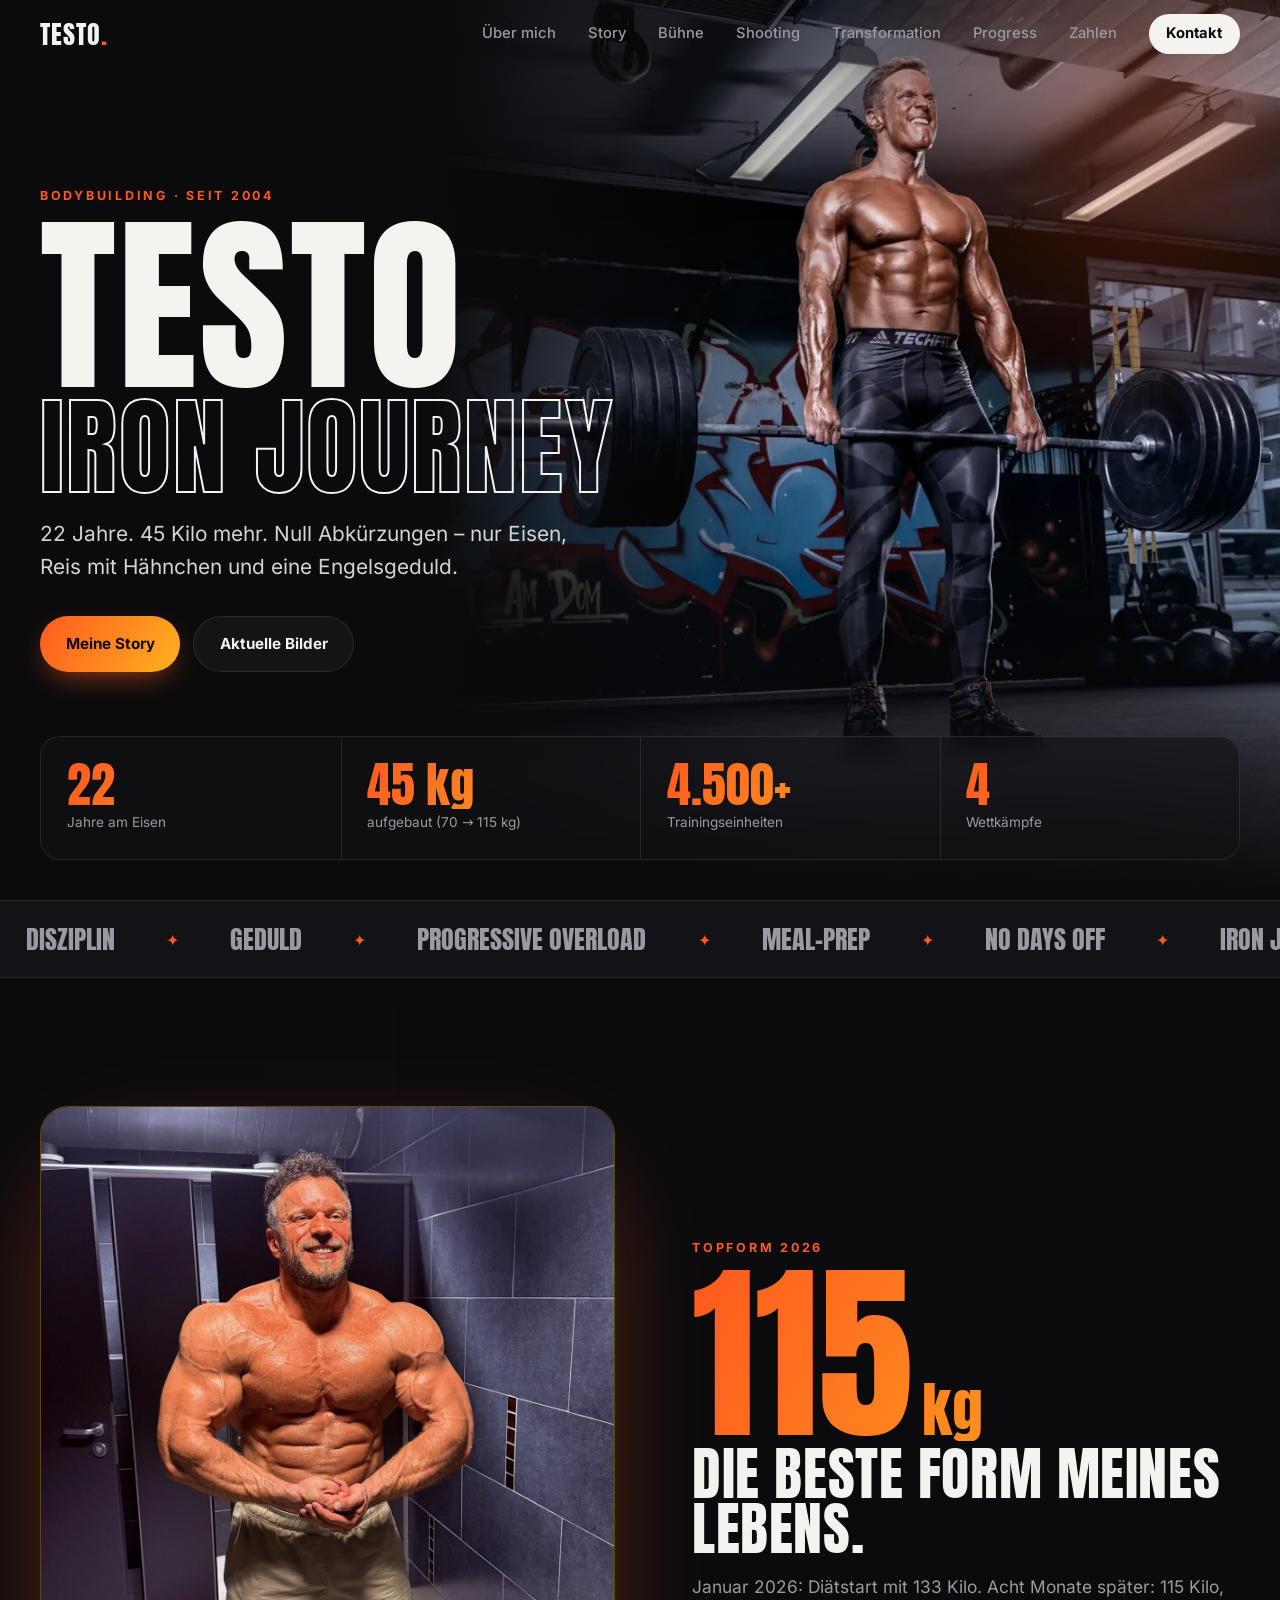
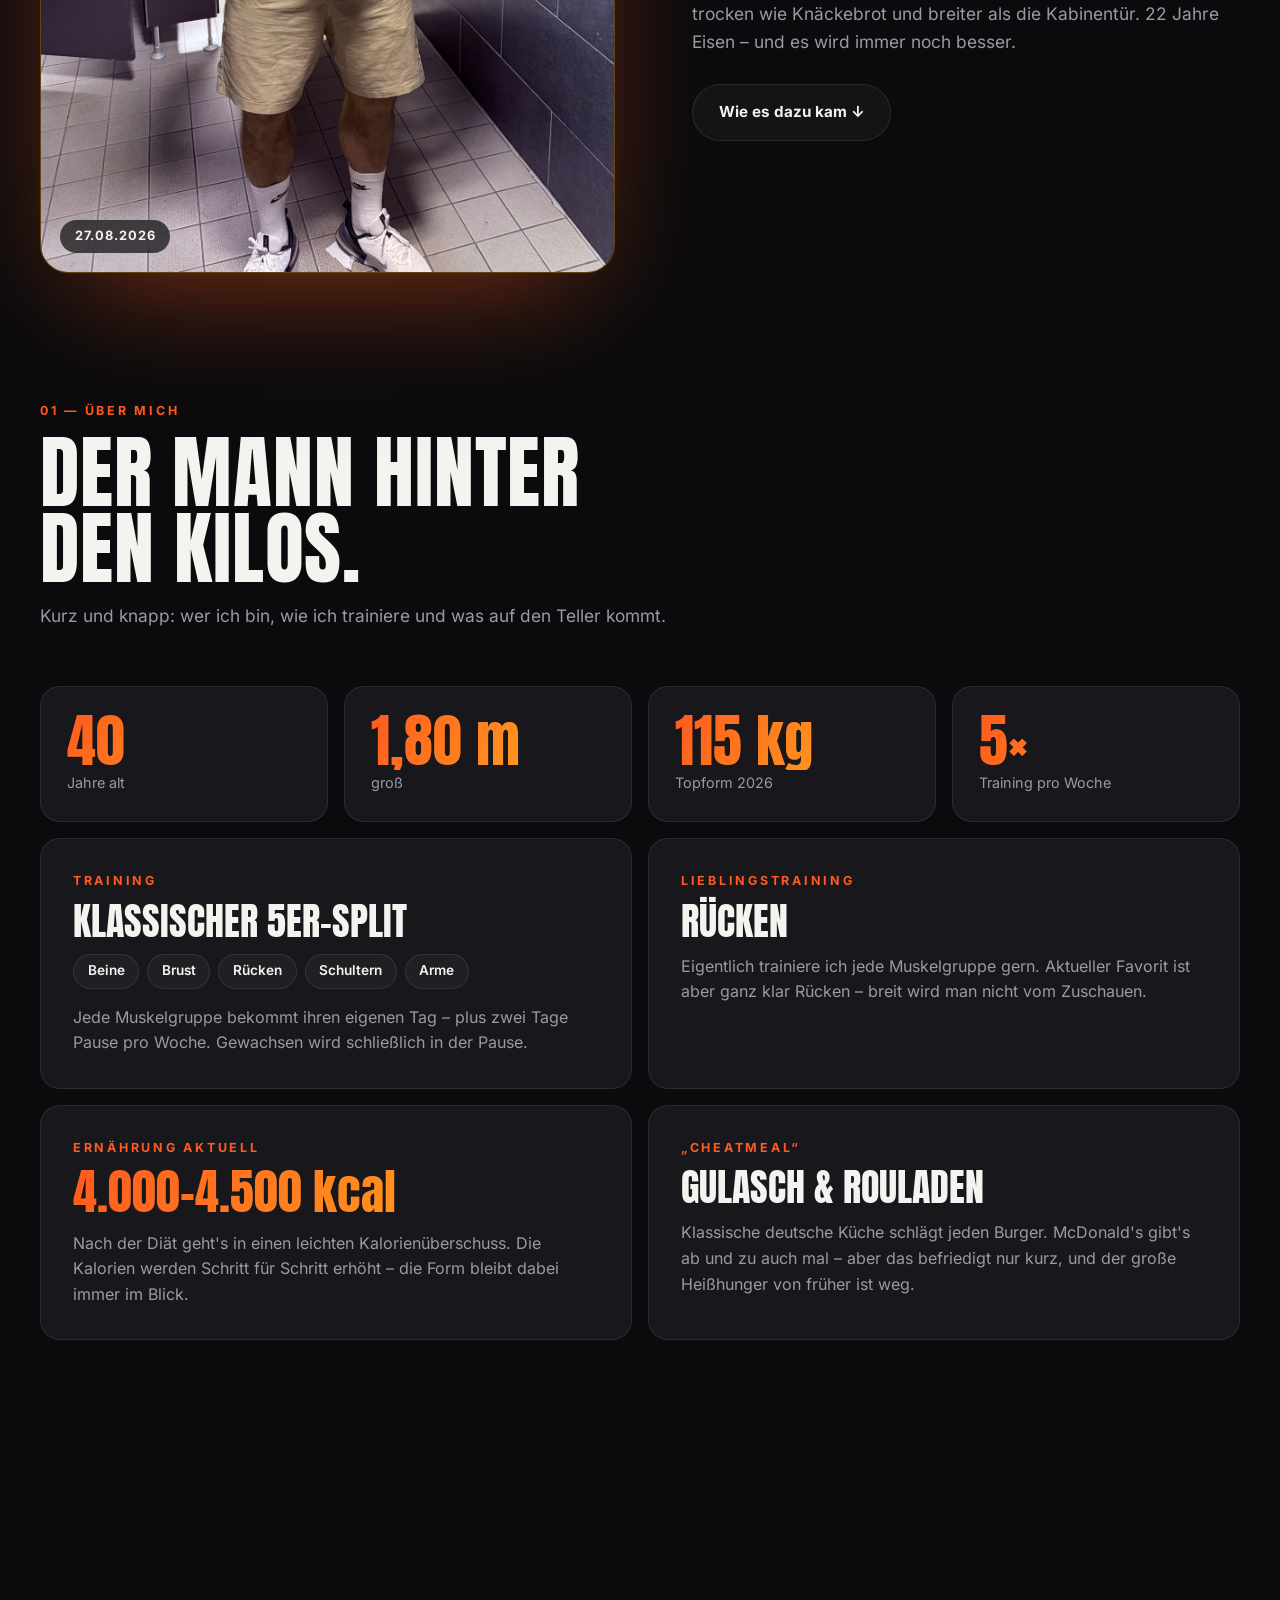
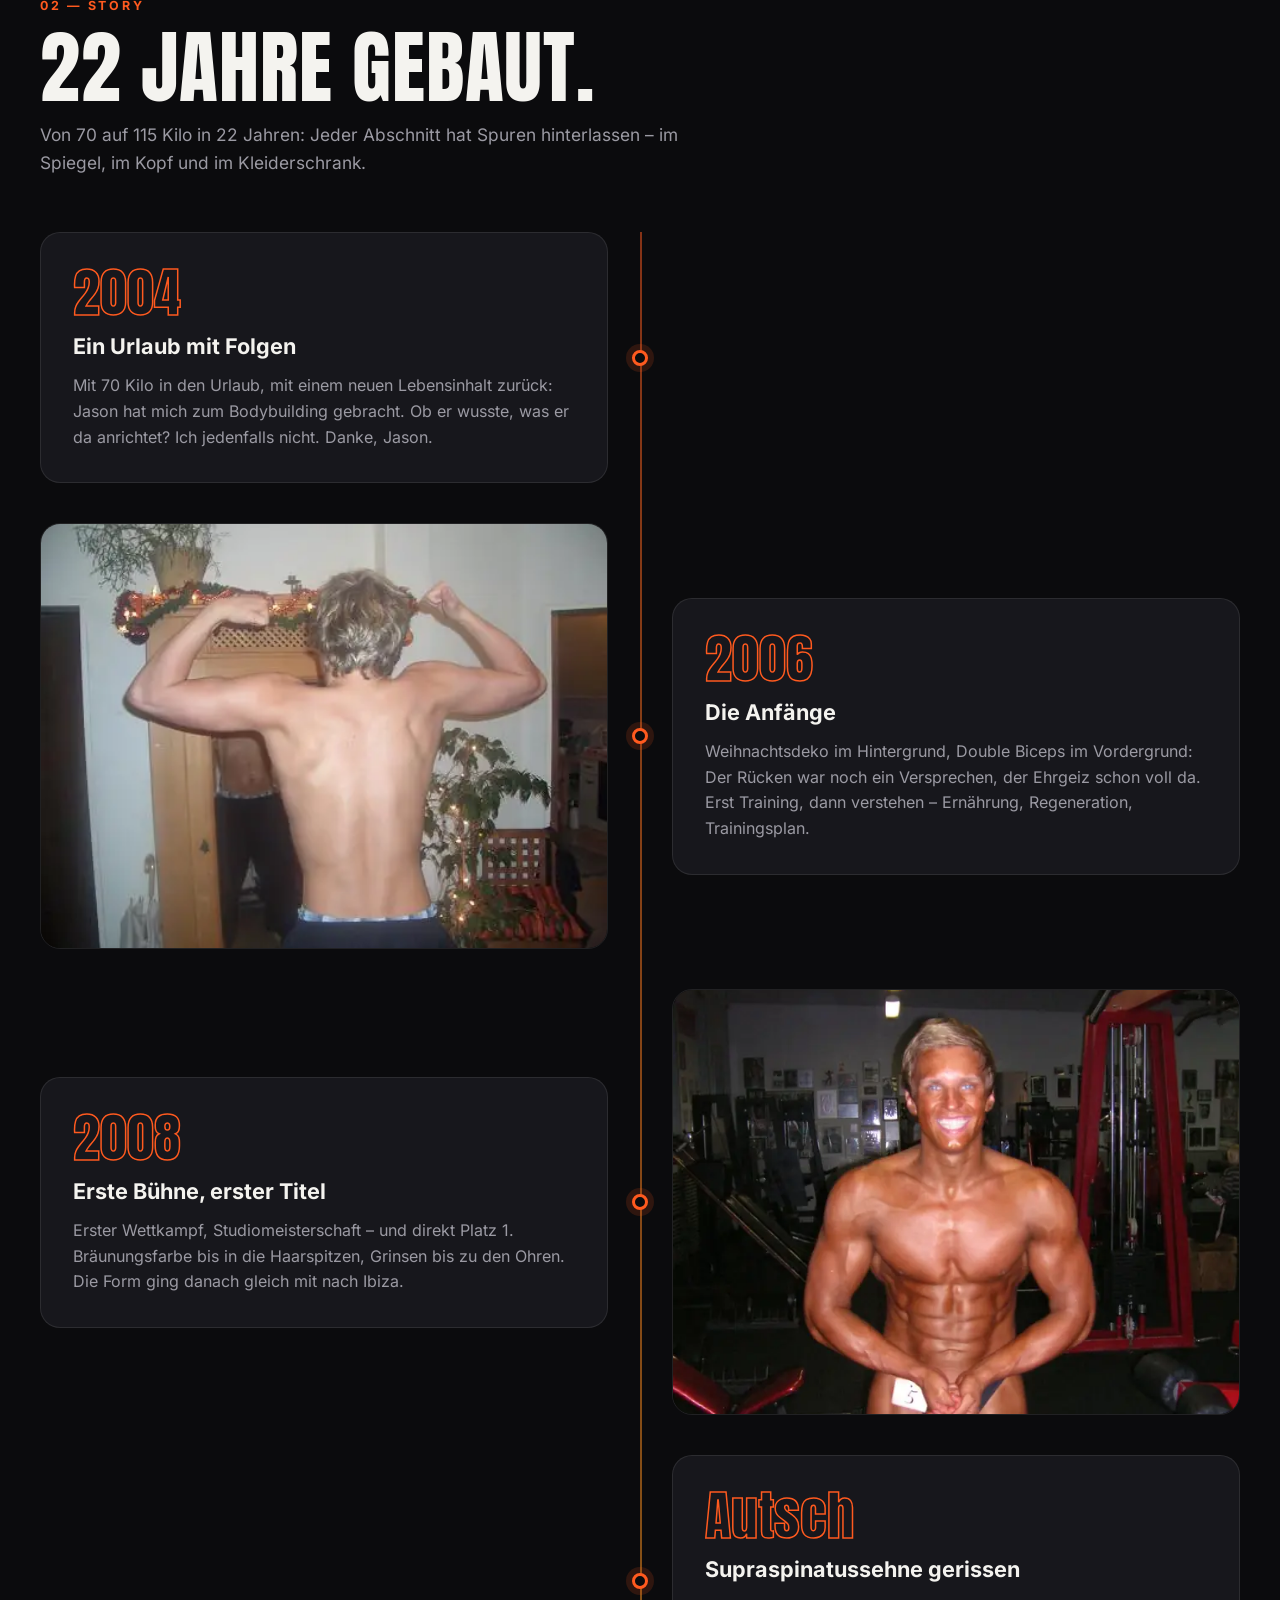
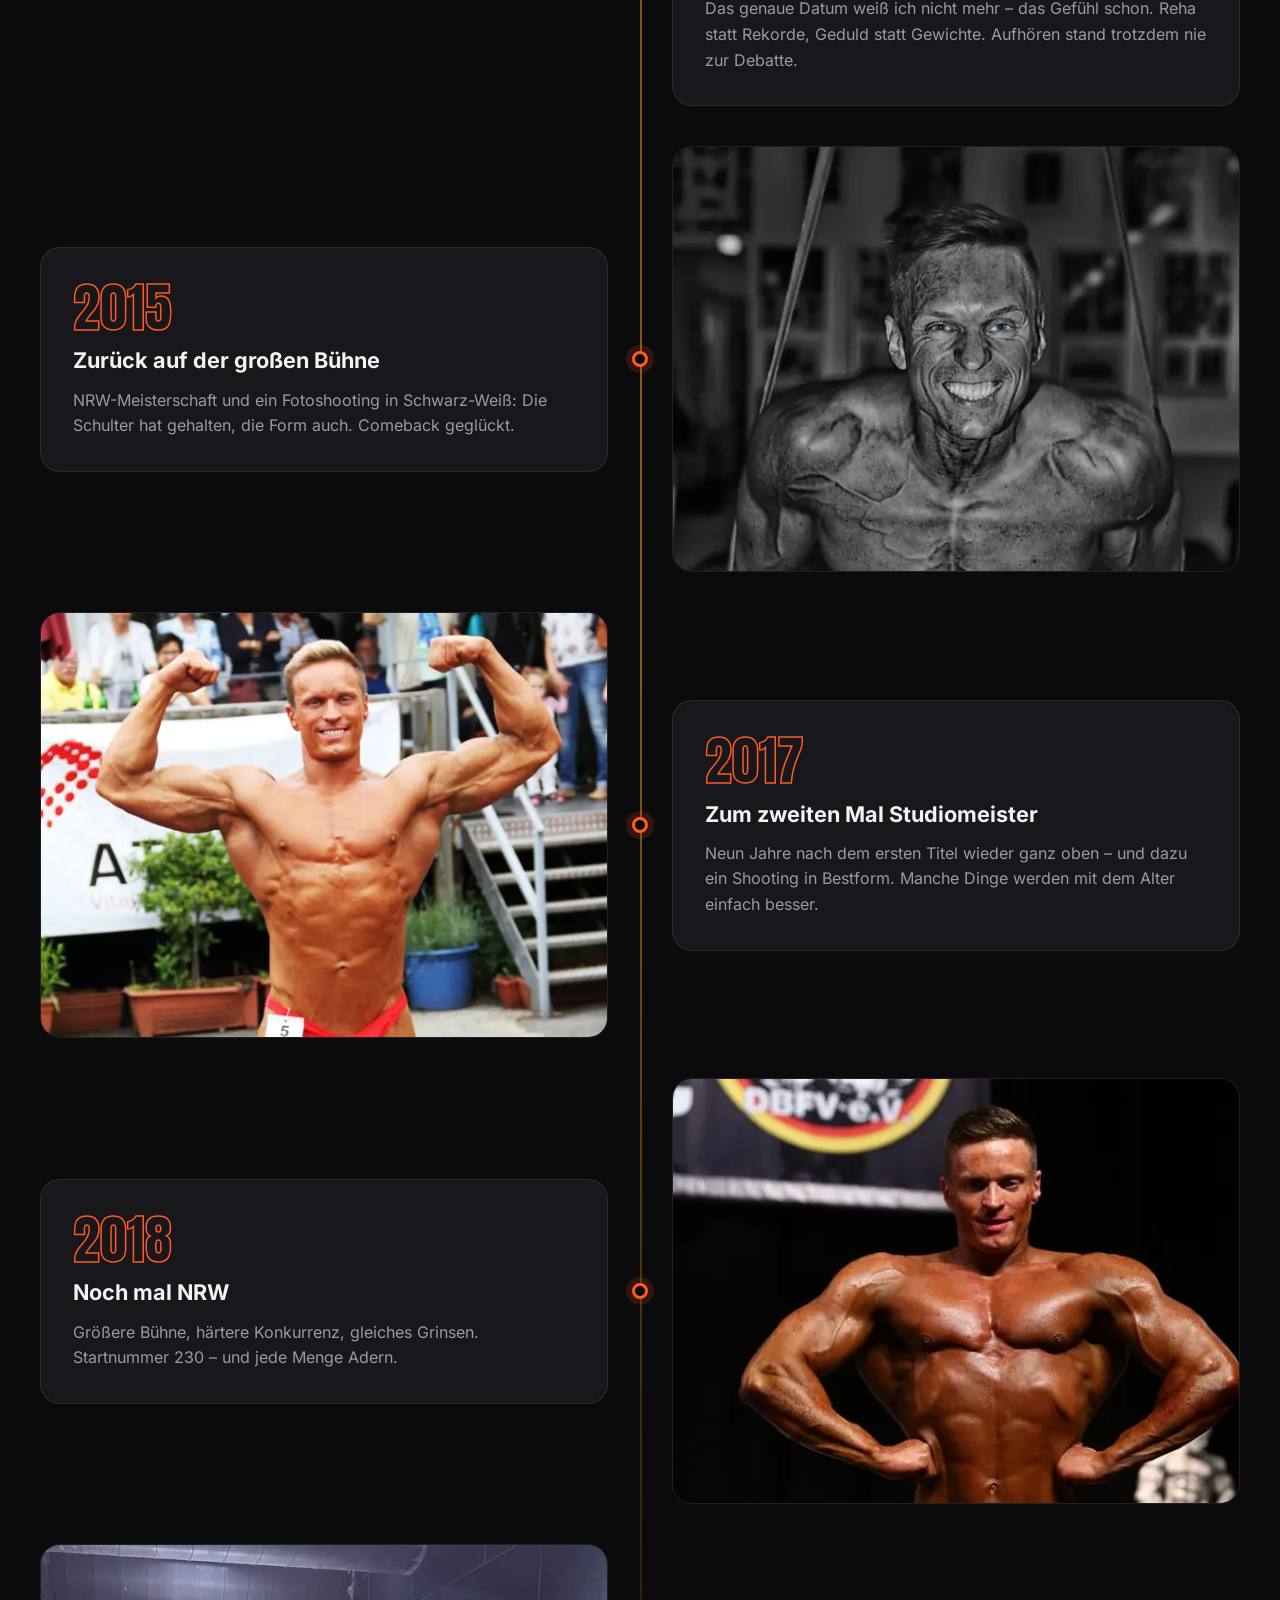
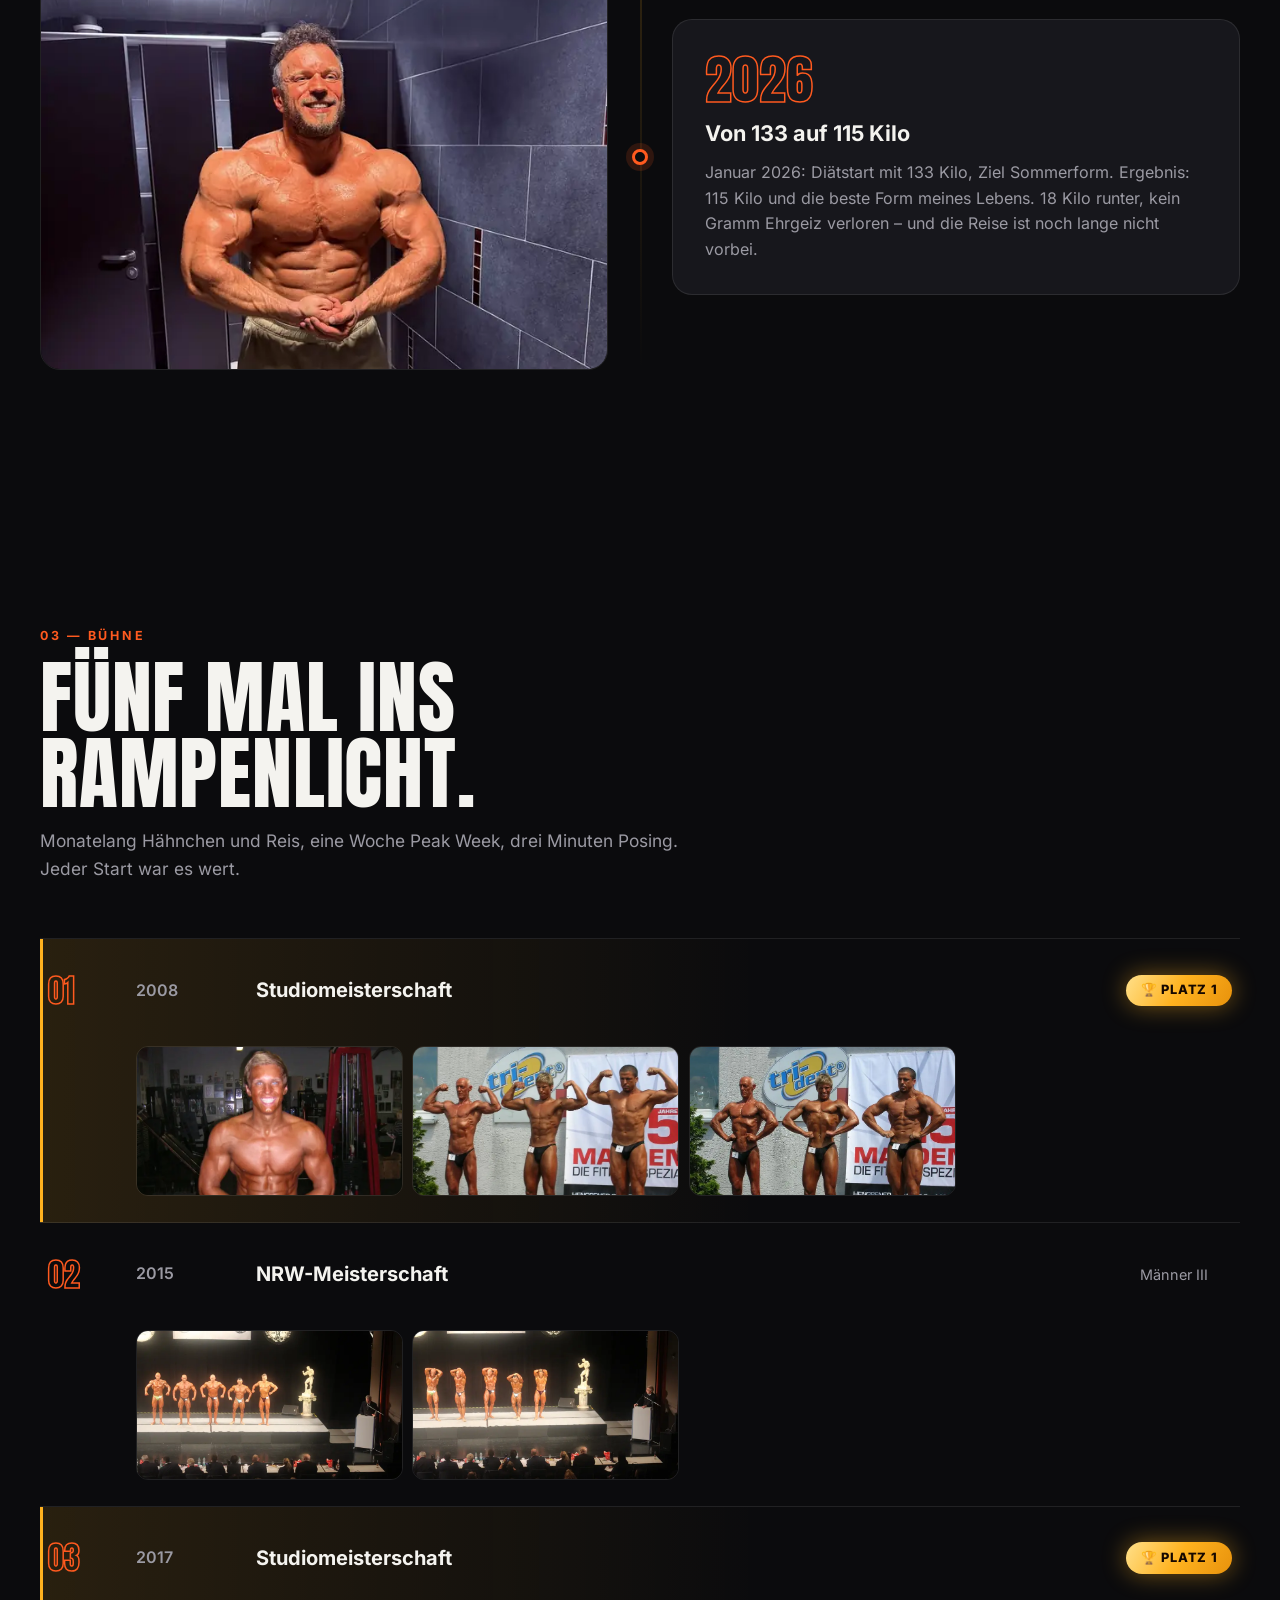
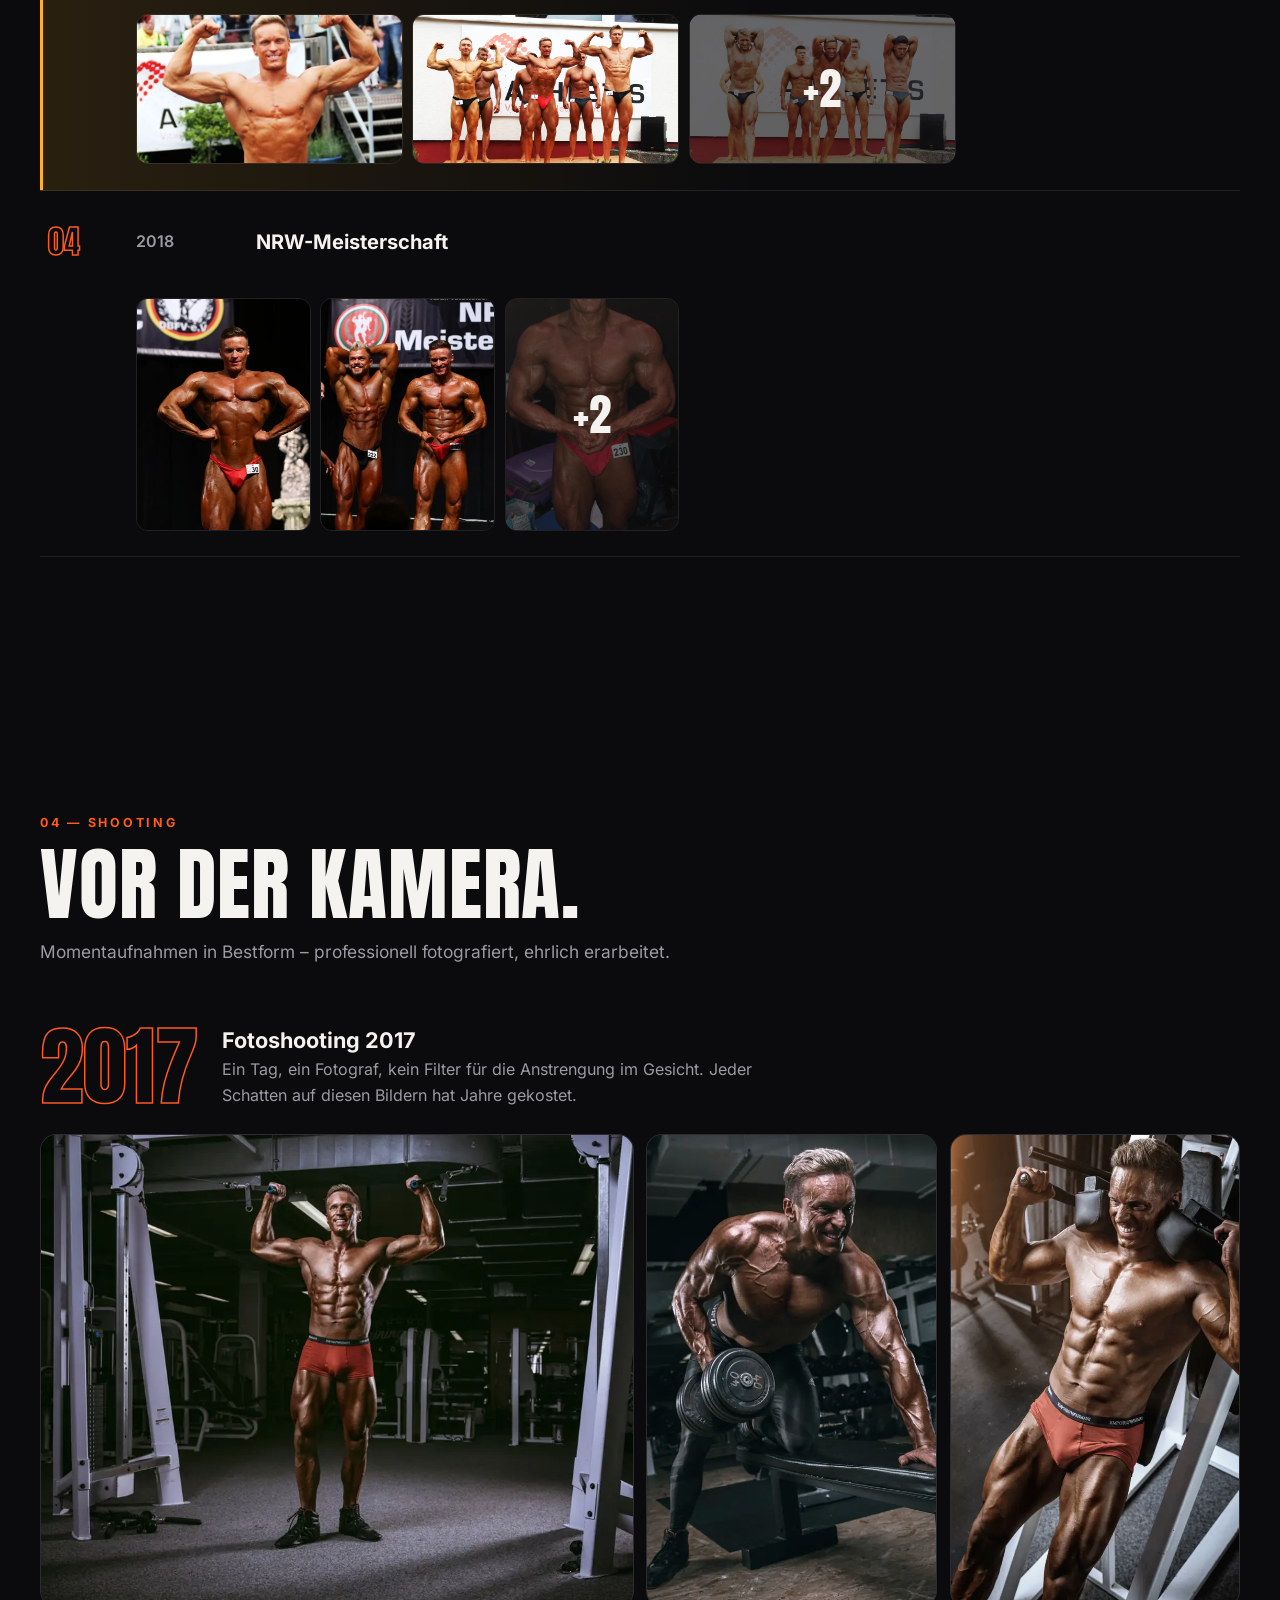
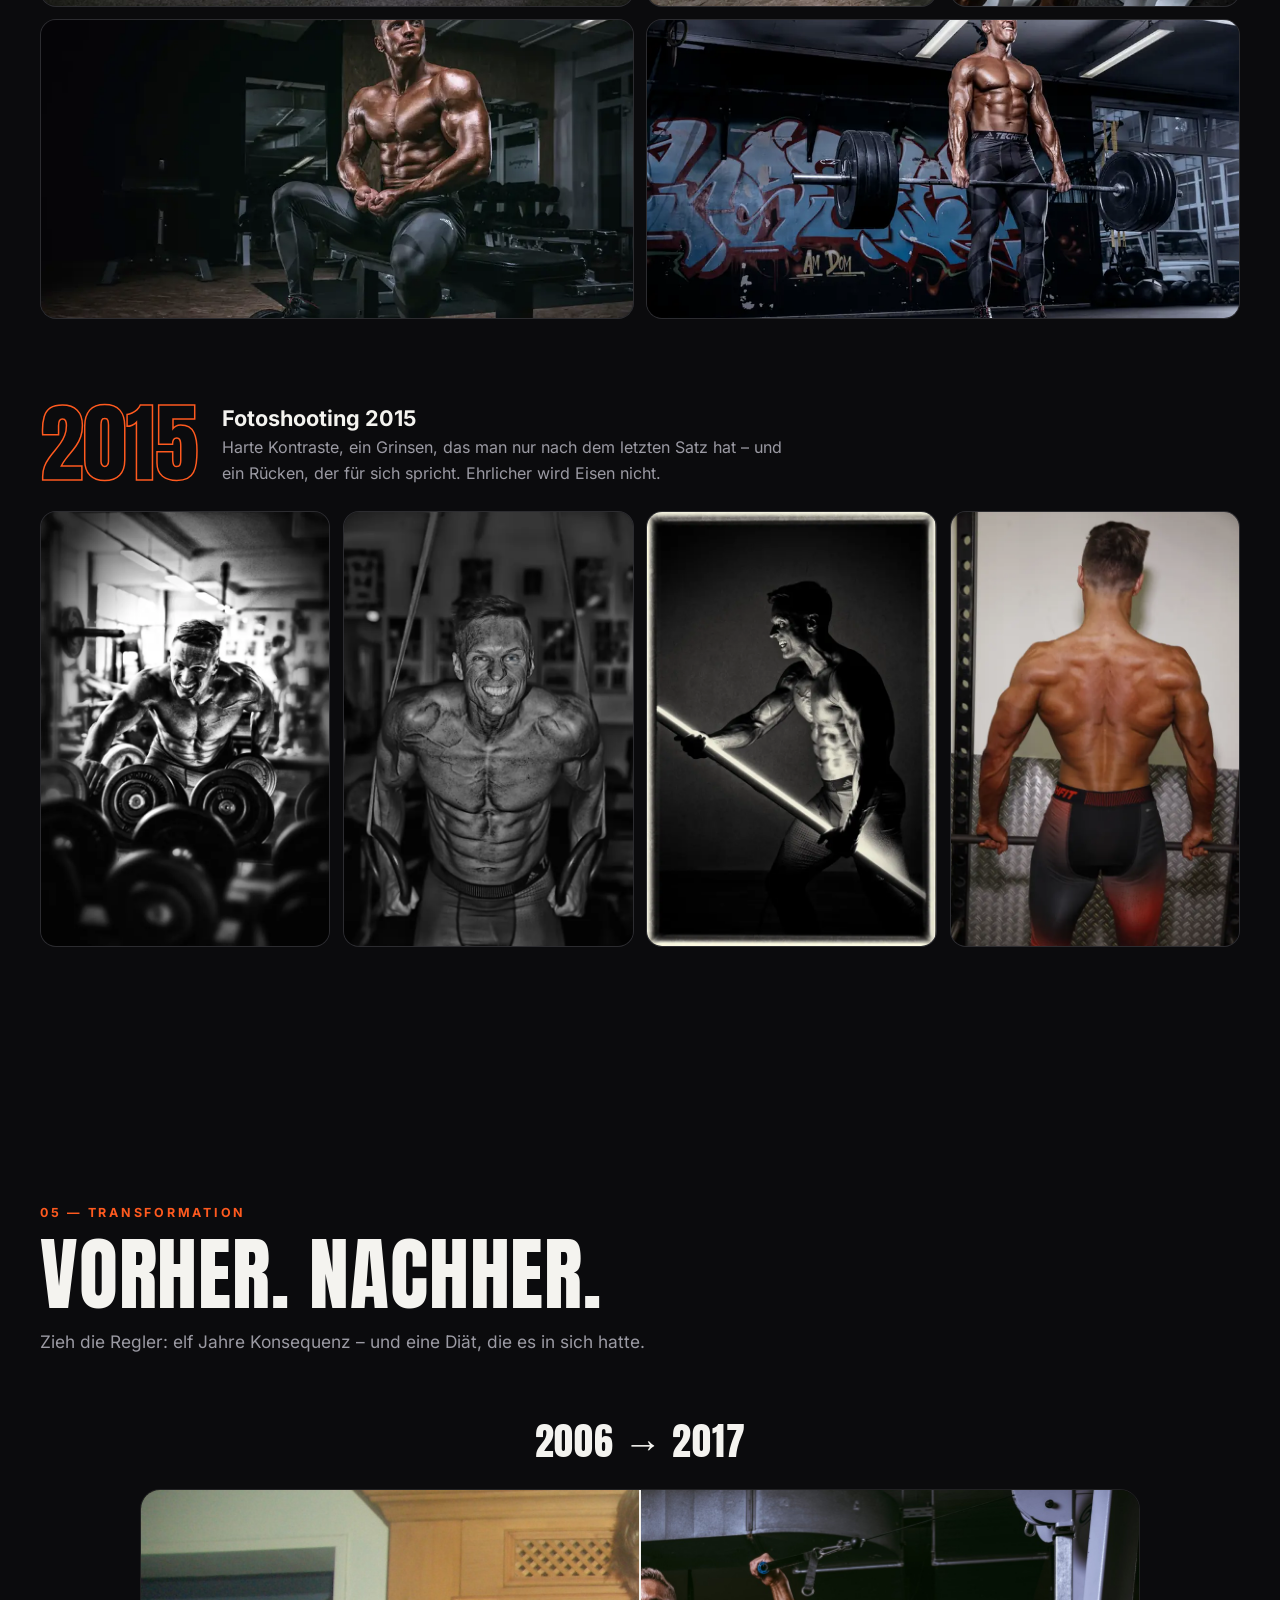
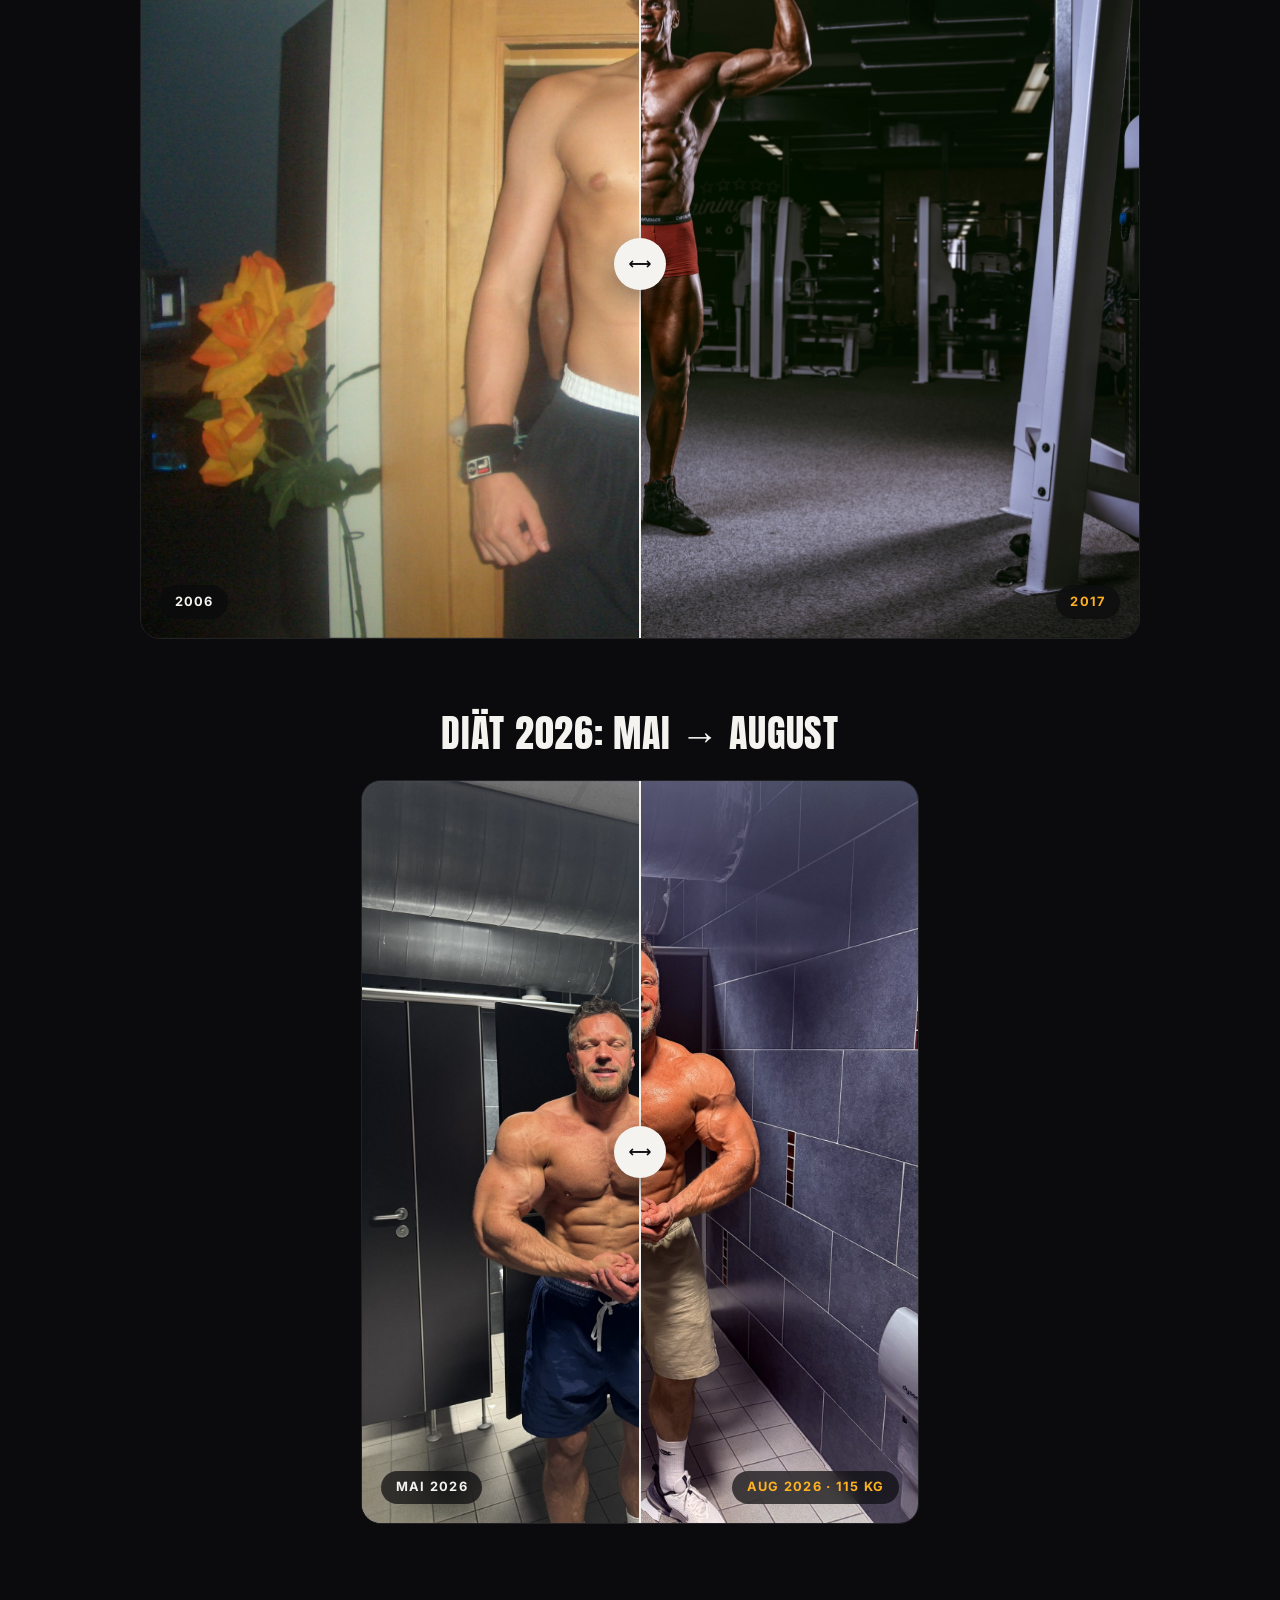
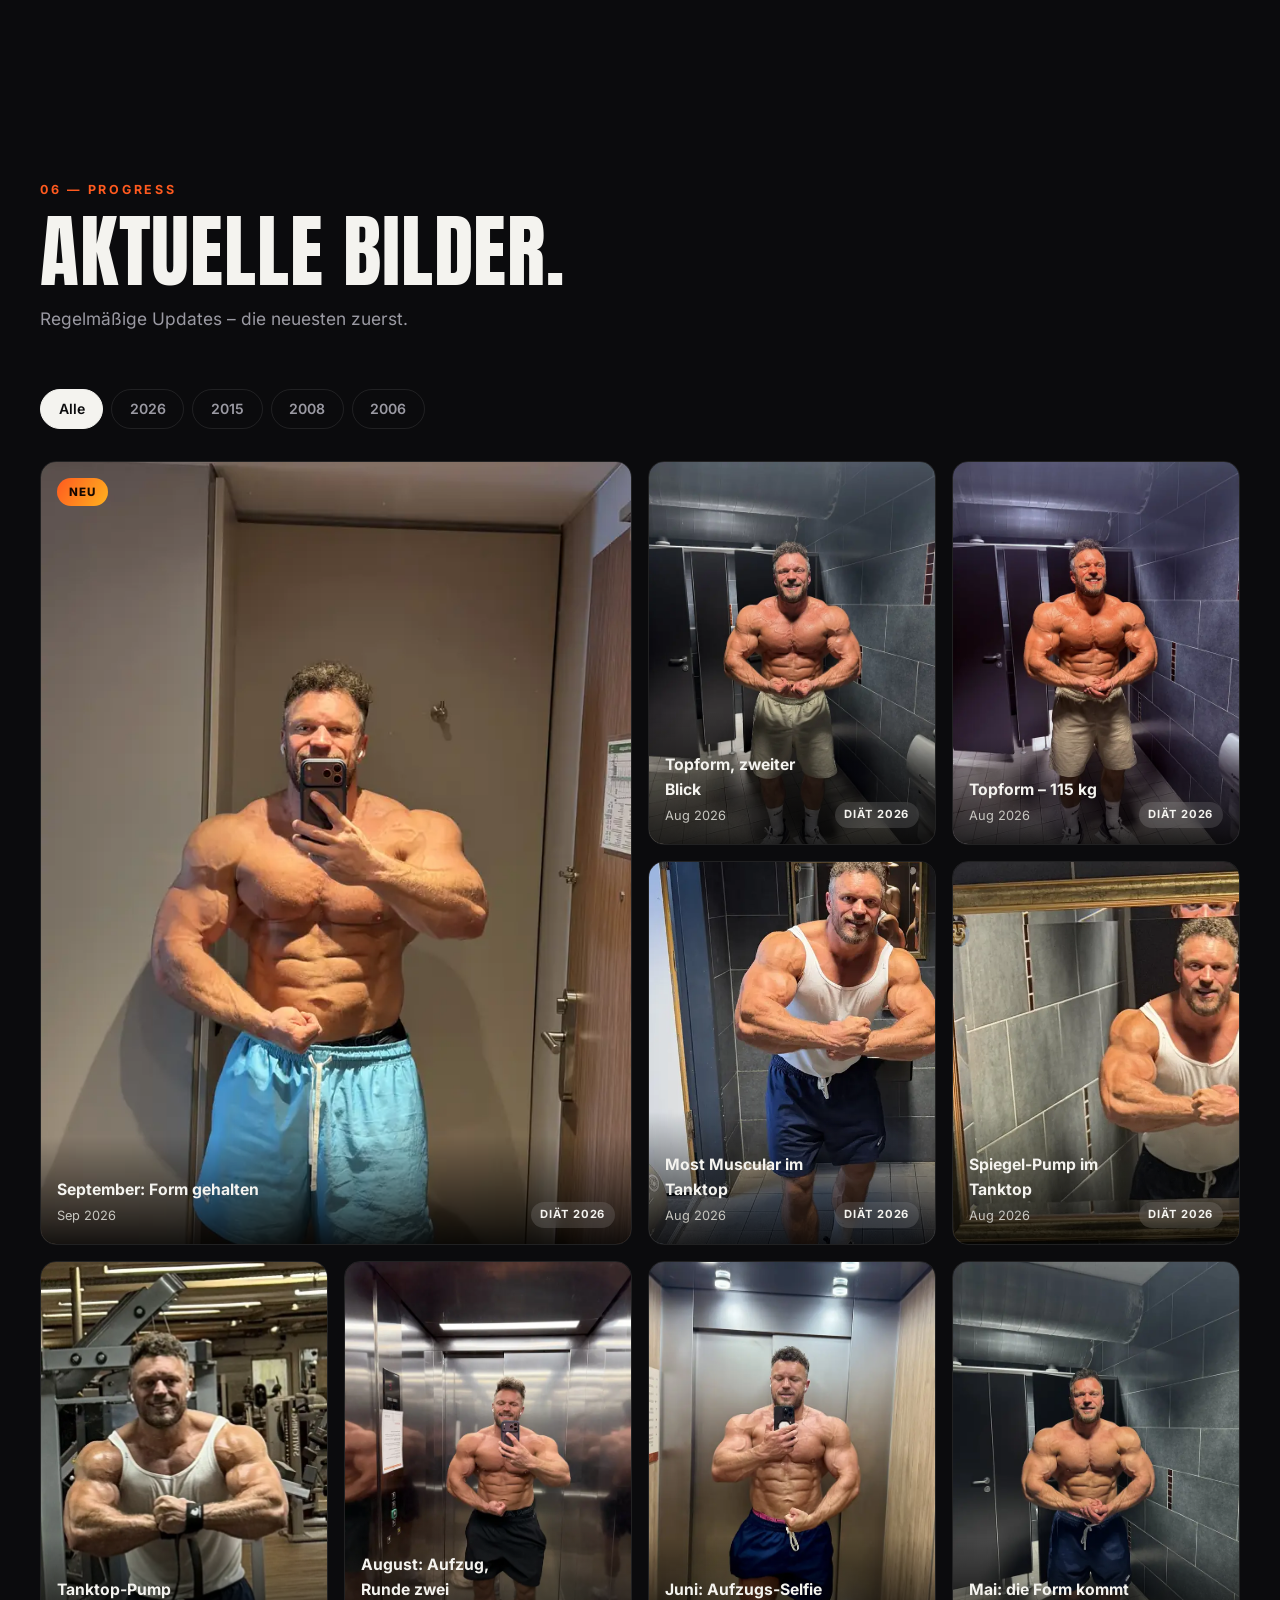
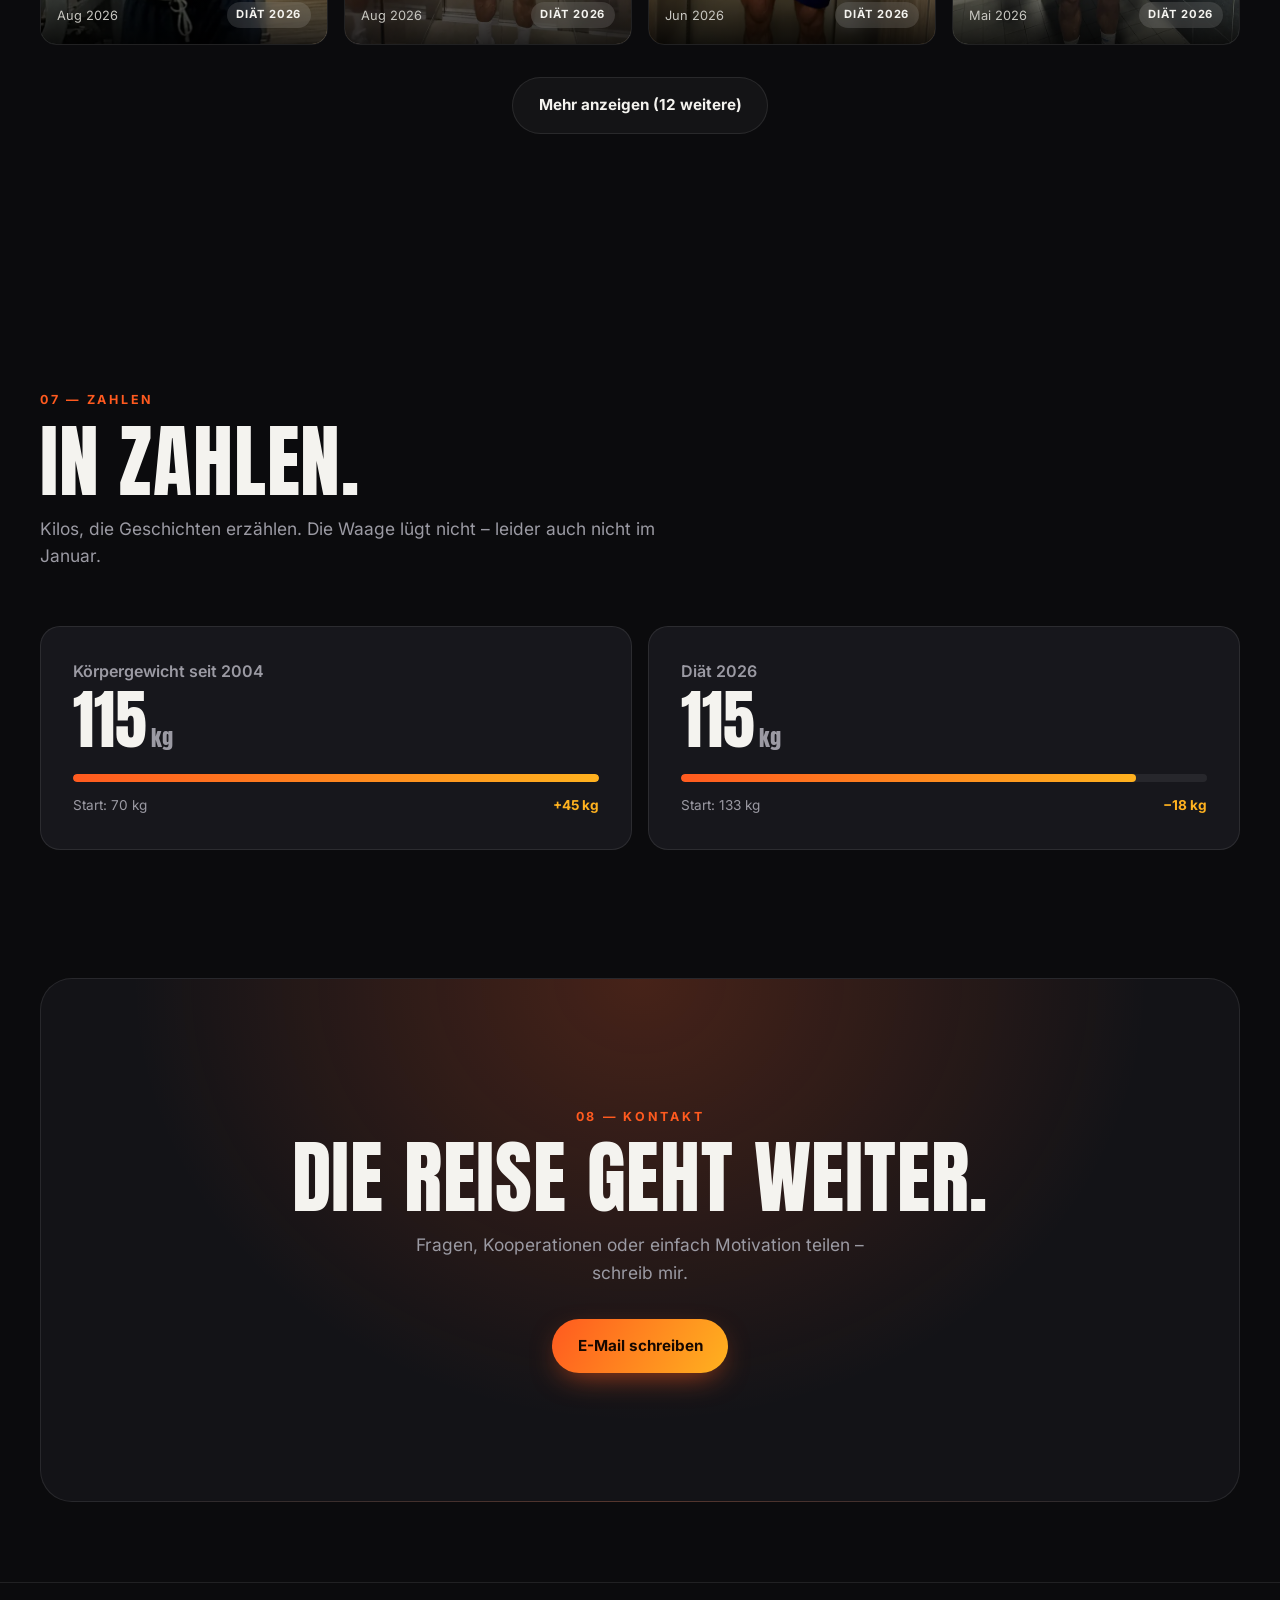
<file: index.html>
<!DOCTYPE html>
<html lang="de">
<head>
  <meta charset="UTF-8">
  <meta name="viewport" content="width=device-width, initial-scale=1.0">
  <title>Testo · Iron Journey</title>
  <meta name="description" content="Testo · Iron Journey – 22 Jahre Bodybuilding, von 70 auf 115 kg: meine Geschichte, Wettkämpfe, Shootings und die Topform 2026.">
  <meta name="theme-color" content="#0b0b0d">
  <link rel="canonical" href="https://testo-investo.github.io/Website/">

  <!-- Icons -->
  <link rel="icon" href="favicon.ico" sizes="any">
  <link rel="icon" type="image/png" sizes="32x32" href="assets/icons/favicon-32.png">
  <link rel="apple-touch-icon" href="assets/icons/apple-touch-icon.png">
  <link rel="manifest" href="site.webmanifest">

  <!-- Vorschau beim Teilen (WhatsApp, Instagram, Facebook, X) -->
  <!-- Bei eigener Domain: die drei Adressen mit https://testo-investo.github.io/Website/ anpassen -->
  <meta property="og:type" content="website">
  <meta property="og:site_name" content="Testo · Iron Journey">
  <meta property="og:locale" content="de_DE">
  <meta property="og:title" content="Testo · Iron Journey">
  <meta property="og:description" content="22 Jahre Bodybuilding, von 70 auf 115 kg: meine Geschichte, Wettkämpfe, Shootings und die Topform 2026.">
  <meta property="og:url" content="https://testo-investo.github.io/Website/">
  <meta property="og:image" content="https://testo-investo.github.io/Website/assets/og-image.jpg">
  <meta property="og:image:width" content="1200">
  <meta property="og:image:height" content="630">
  <meta property="og:image:alt" content="Testo in Topform 2026 – Bodybuilding seit 2004, 70 auf 115 kg">
  <meta name="twitter:card" content="summary_large_image">
  <link rel="preload" href="assets/fonts/anton-latin.woff2" as="font" type="font/woff2" crossorigin>
  <link rel="preload" href="assets/fonts/inter-latin.woff2" as="font" type="font/woff2" crossorigin>
  <link rel="preload" as="image" href="assets/shootings/2017/kreuzheben-1400.webp" fetchpriority="high"
    imagesrcset="assets/shootings/2017/kreuzheben-800.webp 800w, assets/shootings/2017/kreuzheben-1400.webp 1400w, assets/shootings/2017/kreuzheben-2000.webp 2000w"
    imagesizes="(min-width: 901px) 66vw, 134svh">
  <link rel="stylesheet" href="assets/fonts/fonts.css">
  <link rel="stylesheet" href="styles.css">
</head>
<body>
  <header class="nav" id="nav">
    <div class="nav-inner">
      <a href="#top" class="logo">TESTO<span>.</span></a>
      <button class="nav-toggle" id="navToggle" aria-label="Menü öffnen" aria-expanded="false" aria-controls="navLinks">
        <span></span><span></span>
      </button>
      <nav class="nav-links" id="navLinks">
        <a href="#ueber-mich">Über mich</a>
        <a href="#story">Story</a>
        <a href="#buehne">Bühne</a>
        <a href="#shooting">Shooting</a>
        <a href="#transformation">Transformation</a>
        <a href="#progress">Progress</a>
        <a href="#kraft">Zahlen</a>
        <a href="#kontakt" class="nav-cta">Kontakt</a>
      </nav>
    </div>
  </header>

  <main id="top">
    <!-- HERO -->
    <section class="hero">
      <!-- Titelbild direkt im HTML, damit es sofort lädt (Größen: tools/hero-Varianten -800/-1400/-2000.webp) -->
      <div class="hero-media" id="heroMedia">
        <img src="assets/shootings/2017/kreuzheben-1400.webp"
          srcset="assets/shootings/2017/kreuzheben-800.webp 800w, assets/shootings/2017/kreuzheben-1400.webp 1400w, assets/shootings/2017/kreuzheben-2000.webp 2000w"
          sizes="(min-width: 901px) 66vw, 134svh" alt="Testo beim Kreuzheben" fetchpriority="high" decoding="async">
      </div>
      <div class="hero-glow" aria-hidden="true"></div>
      <div class="hero-content container">
        <p class="eyebrow hero-in">Bodybuilding · seit <span data-bind="startYear">2004</span></p>
        <h1 class="hero-title hero-in">
          <span data-bind="name">Testo</span>
          <span class="outline" data-bind="title">Iron Journey</span>
        </h1>
        <p class="hero-tagline hero-in" data-bind="tagline">22 Jahre. 45 Kilo mehr. Null Abkürzungen – nur Eisen, Reis mit Hähnchen und eine Engelsgeduld.</p>
        <div class="hero-actions hero-in">
          <a href="#story" class="btn btn-primary">Meine Story</a>
          <a href="#progress" class="btn btn-ghost">Aktuelle Bilder</a>
        </div>
      </div>
      <!-- Wird von script.js aus content.js neu gefüllt; steht hier vorab, damit es sofort sichtbar ist -->
      <div class="stats container" id="stats">
        <div class="stat"><strong>22</strong><span>Jahre am Eisen</span></div>
        <div class="stat"><strong>45 kg</strong><span>aufgebaut (70 → 115 kg)</span></div>
        <div class="stat"><strong>4.500+</strong><span>Trainingseinheiten</span></div>
        <div class="stat"><strong>4</strong><span>Wettkämpfe</span></div>
      </div>
    </section>

    <!-- MARQUEE -->
    <div class="marquee" aria-hidden="true">
      <div class="marquee-track">
        <span>Disziplin</span><span>Geduld</span><span>Progressive Overload</span><span>Meal-Prep</span><span>No Days Off</span><span>Iron Journey</span>
        <span>Disziplin</span><span>Geduld</span><span>Progressive Overload</span><span>Meal-Prep</span><span>No Days Off</span><span>Iron Journey</span>
      </div>
    </div>

    <!-- SPOTLIGHT: aktuelle Topform -->
    <section class="spotlight container" id="topform"></section>

    <!-- ÜBER MICH -->
    <section class="section container about" id="ueber-mich">
      <div class="section-head reveal">
        <p class="eyebrow">01 — Über mich</p>
        <h2 id="aboutTitle"></h2>
        <p class="section-lead" id="aboutLead"></p>
      </div>
      <div class="about-facts" id="aboutFacts"></div>
      <div class="about-cards" id="aboutCards"></div>
    </section>

    <!-- STORY / TIMELINE -->
    <section class="section container" id="story">
      <div class="section-head reveal">
        <p class="eyebrow">02 — Story</p>
        <h2>22 Jahre gebaut.</h2>
        <p class="section-lead">Von 70 auf 115 Kilo in 22 Jahren: Jeder Abschnitt hat Spuren hinterlassen – im Spiegel, im Kopf und im Kleiderschrank.</p>
      </div>
      <ol class="timeline" id="timeline"></ol>
    </section>

    <!-- COMPETITIONS -->
    <section class="section container" id="buehne">
      <div class="section-head reveal">
        <p class="eyebrow">03 — Bühne</p>
        <h2>Fünf Mal ins Rampenlicht.</h2>
        <p class="section-lead">Monatelang Hähnchen und Reis, eine Woche Peak Week, drei Minuten Posing. Jeder Start war es wert.</p>
      </div>
      <ol class="comps" id="comps"></ol>
    </section>

    <!-- SHOOTINGS -->
    <section class="section container" id="shooting">
      <div class="section-head reveal">
        <p class="eyebrow">04 — Shooting</p>
        <h2>Vor der Kamera.</h2>
        <p class="section-lead">Momentaufnahmen in Bestform – professionell fotografiert, ehrlich erarbeitet.</p>
      </div>
      <div id="shootings"></div>
    </section>

    <!-- BEFORE / AFTER -->
    <section class="section container" id="transformation">
      <div class="section-head reveal">
        <p class="eyebrow">05 — Transformation</p>
        <h2>Vorher. Nachher.</h2>
        <p class="section-lead">Zieh die Regler: elf Jahre Konsequenz – und eine Diät, die es in sich hatte.</p>
      </div>
      <div class="compares" id="compares"></div>
    </section>

    <!-- PROGRESS GALLERY -->
    <section class="section container" id="progress">
      <div class="section-head reveal">
        <p class="eyebrow">06 — Progress</p>
        <h2>Aktuelle Bilder.</h2>
        <p class="section-lead">Regelmäßige Updates – die neuesten zuerst.</p>
      </div>
      <div class="filters reveal" id="filters" role="toolbar" aria-label="Galerie nach Jahr filtern"></div>
      <div class="gallery" id="gallery"></div>
      <div class="gallery-more">
        <button type="button" class="btn btn-ghost" id="galleryMore" hidden></button>
      </div>
    </section>

    <!-- STRENGTH -->
    <section class="section container" id="kraft">
      <div class="section-head reveal">
        <p class="eyebrow">07 — Zahlen</p>
        <h2>In Zahlen.</h2>
        <p class="section-lead">Kilos, die Geschichten erzählen. Die Waage lügt nicht – leider auch nicht im Januar.</p>
      </div>
      <div class="lifts" id="lifts"></div>
    </section>

    <!-- CONTACT -->
    <section class="section container contact reveal" id="kontakt">
      <p class="eyebrow">08 — Kontakt</p>
      <h2>Die Reise geht weiter.</h2>
      <p class="section-lead">Fragen, Kooperationen oder einfach Motivation teilen – schreib mir.</p>
      <div class="contact-links" id="contactLinks"></div>
    </section>
  </main>

  <footer class="footer">
    <div class="container footer-inner">
      <span class="logo">TESTO<span>.</span></span>
      <p>&copy; <span id="year"></span> Testo · Iron Journey</p>
      <nav class="footer-links">
        <a href="impressum.html">Impressum</a>
        <a href="datenschutz.html">Datenschutz</a>
        <a href="#top">Nach oben ↑</a>
      </nav>
    </div>
  </footer>

  <dialog class="lightbox" id="lightbox" aria-label="Bildansicht">
    <button class="lb-close" id="lbClose" aria-label="Schließen">✕</button>
    <button class="lb-nav lb-prev" id="lbPrev" aria-label="Vorheriges Bild">‹</button>
    <figure>
      <div class="lb-media" id="lbMedia"></div>
      <figcaption id="lbCaption"></figcaption>
    </figure>
    <button class="lb-nav lb-next" id="lbNext" aria-label="Nächstes Bild">›</button>
  </dialog>

  <script src="content.js"></script>
  <script src="script.js"></script>
</body>
</html>
</file>
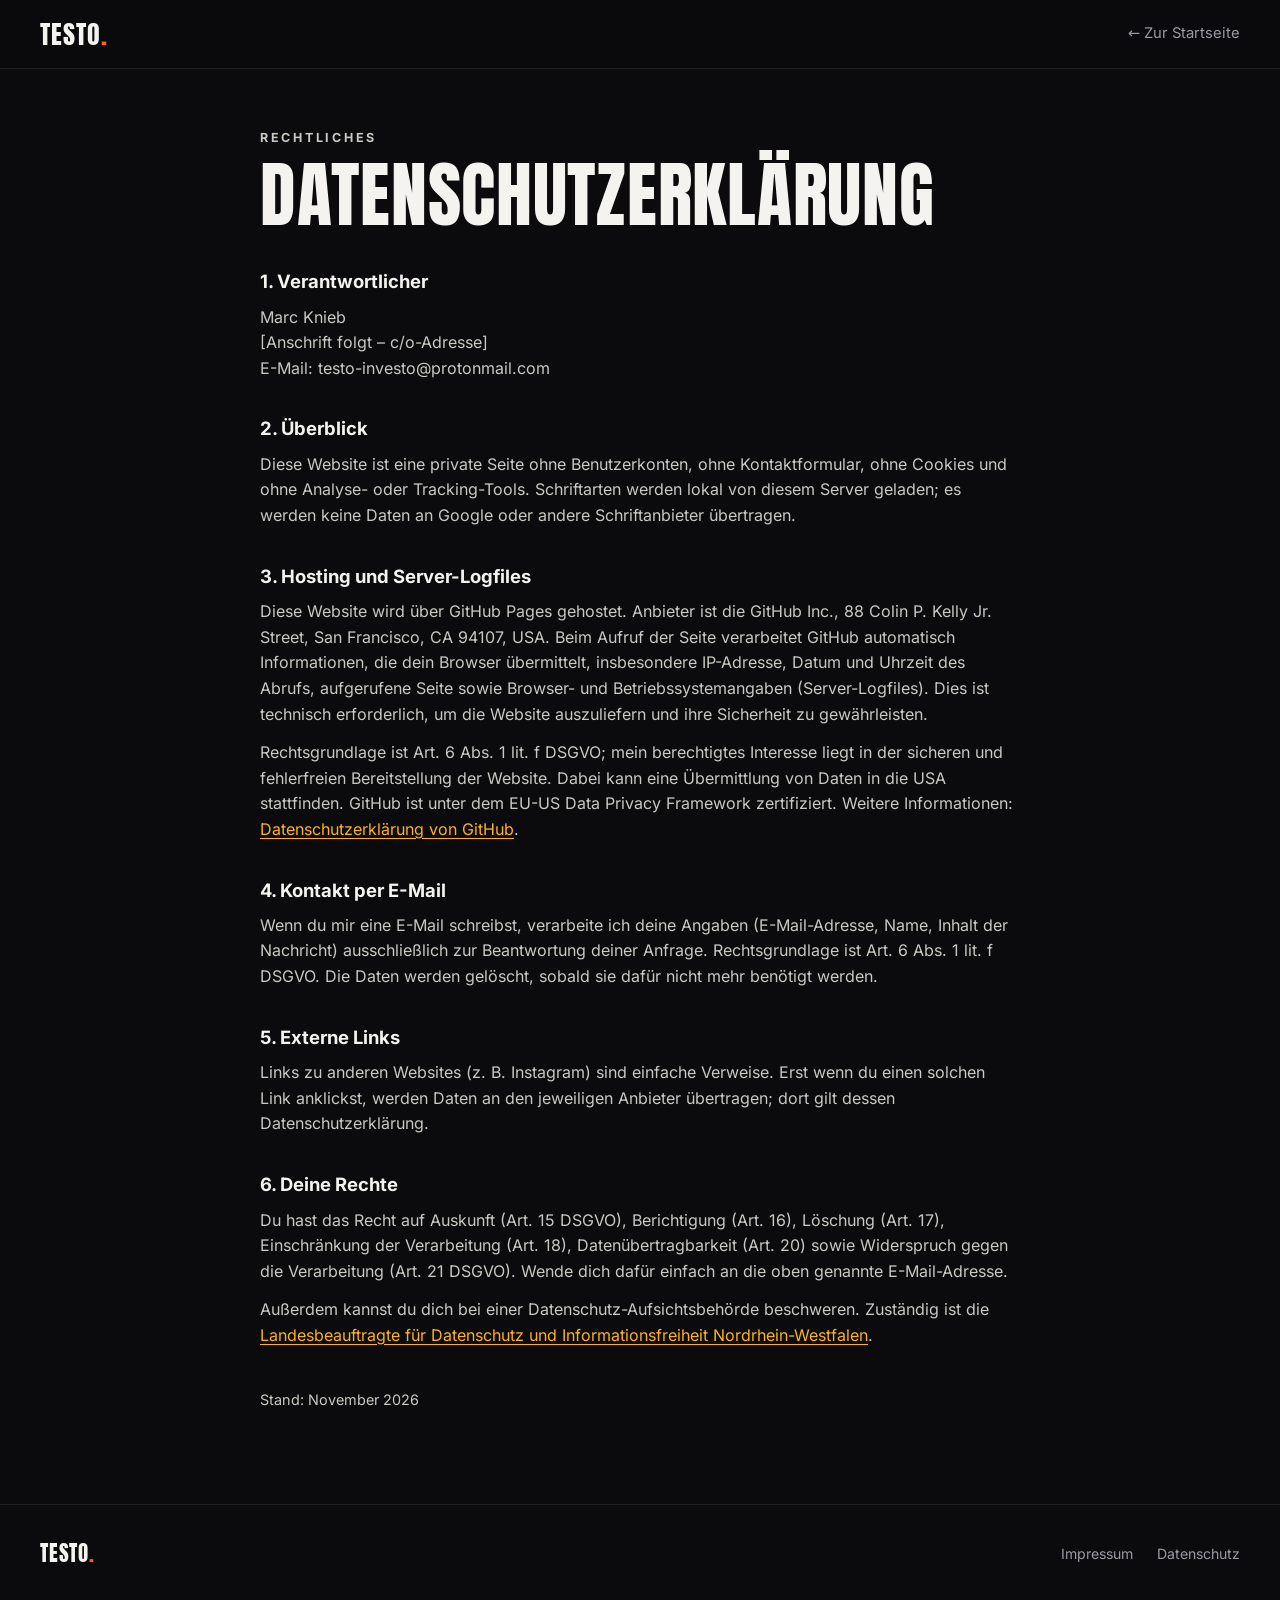
<file: datenschutz.html>
<!DOCTYPE html>
<html lang="de">
<head>
  <meta charset="UTF-8">
  <meta name="viewport" content="width=device-width, initial-scale=1.0">
  <title>Datenschutz · Testo · Iron Journey</title>
  <meta name="robots" content="noindex">
  <meta name="theme-color" content="#0b0b0d">
  <link rel="icon" href="favicon.ico" sizes="any">
  <link rel="icon" type="image/png" sizes="32x32" href="assets/icons/favicon-32.png">
  <link rel="apple-touch-icon" href="assets/icons/apple-touch-icon.png">
  <link rel="stylesheet" href="assets/fonts/fonts.css">
  <link rel="stylesheet" href="styles.css">
</head>
<body>
  <!--
    Bei Änderungen an der Seite (z. B. Kontaktformular, Statistik-Tool, eingebettete
    Instagram-Posts oder anderer Hoster) muss diese Erklärung angepasst werden.
    Keine Rechtsberatung.
  -->
  <header class="nav scrolled">
    <div class="nav-inner">
      <a href="index.html" class="logo">TESTO<span>.</span></a>
      <a href="index.html" class="legal-back">← Zur Startseite</a>
    </div>
  </header>

  <main class="legal container">
    <p class="eyebrow">Rechtliches</p>
    <h1>Datenschutz&shy;erklärung</h1>

    <h2>1. Verantwortlicher</h2>
    <p>
      Marc Knieb<br>
      [Anschrift folgt – c/o-Adresse]<br>
      E-Mail: testo-investo@protonmail.com
    </p>

    <h2>2. Überblick</h2>
    <p>
      Diese Website ist eine private Seite ohne Benutzerkonten, ohne Kontaktformular, ohne Cookies und
      ohne Analyse- oder Tracking-Tools. Schriftarten werden lokal von diesem Server geladen; es werden
      keine Daten an Google oder andere Schriftanbieter übertragen.
    </p>

    <h2>3. Hosting und Server-Logfiles</h2>
    <p>
      Diese Website wird über GitHub Pages gehostet. Anbieter ist die GitHub Inc., 88 Colin P. Kelly Jr.
      Street, San Francisco, CA 94107, USA. Beim Aufruf der Seite verarbeitet GitHub automatisch
      Informationen, die dein Browser übermittelt, insbesondere IP-Adresse, Datum und Uhrzeit des Abrufs,
      aufgerufene Seite sowie Browser- und Betriebssystemangaben (Server-Logfiles). Dies ist technisch
      erforderlich, um die Website auszuliefern und ihre Sicherheit zu gewährleisten.
    </p>
    <p>
      Rechtsgrundlage ist Art. 6 Abs. 1 lit. f DSGVO; mein berechtigtes Interesse liegt in der sicheren
      und fehlerfreien Bereitstellung der Website. Dabei kann eine Übermittlung von Daten in die USA
      stattfinden. GitHub ist unter dem EU-US Data Privacy Framework zertifiziert. Weitere Informationen:
      <a href="https://docs.github.com/de/site-policy/privacy-policies/github-general-privacy-statement" target="_blank" rel="noopener">Datenschutzerklärung von GitHub</a>.
    </p>

    <h2>4. Kontakt per E-Mail</h2>
    <p>
      Wenn du mir eine E-Mail schreibst, verarbeite ich deine Angaben (E-Mail-Adresse, Name, Inhalt der
      Nachricht) ausschließlich zur Beantwortung deiner Anfrage. Rechtsgrundlage ist Art. 6 Abs. 1
      lit. f DSGVO. Die Daten werden gelöscht, sobald sie dafür nicht mehr benötigt werden.
    </p>

    <h2>5. Externe Links</h2>
    <p>
      Links zu anderen Websites (z. B. Instagram) sind einfache Verweise. Erst wenn du einen solchen Link
      anklickst, werden Daten an den jeweiligen Anbieter übertragen; dort gilt dessen Datenschutzerklärung.
    </p>

    <h2>6. Deine Rechte</h2>
    <p>
      Du hast das Recht auf Auskunft (Art. 15 DSGVO), Berichtigung (Art. 16), Löschung (Art. 17),
      Einschränkung der Verarbeitung (Art. 18), Datenübertragbarkeit (Art. 20) sowie Widerspruch gegen
      die Verarbeitung (Art. 21 DSGVO). Wende dich dafür einfach an die oben genannte E-Mail-Adresse.
    </p>
    <p>
      Außerdem kannst du dich bei einer Datenschutz-Aufsichtsbehörde beschweren. Zuständig ist die
      <a href="https://www.ldi.nrw.de" target="_blank" rel="noopener">Landesbeauftragte für Datenschutz und
      Informationsfreiheit Nordrhein-Westfalen</a>.
    </p>

    <p class="legal-date">Stand: November 2026</p>
  </main>

  <footer class="footer">
    <div class="container footer-inner">
      <span class="logo">TESTO<span>.</span></span>
      <nav class="footer-links">
        <a href="impressum.html">Impressum</a>
        <a href="datenschutz.html">Datenschutz</a>
      </nav>
    </div>
  </footer>
</body>
</html>
</file>
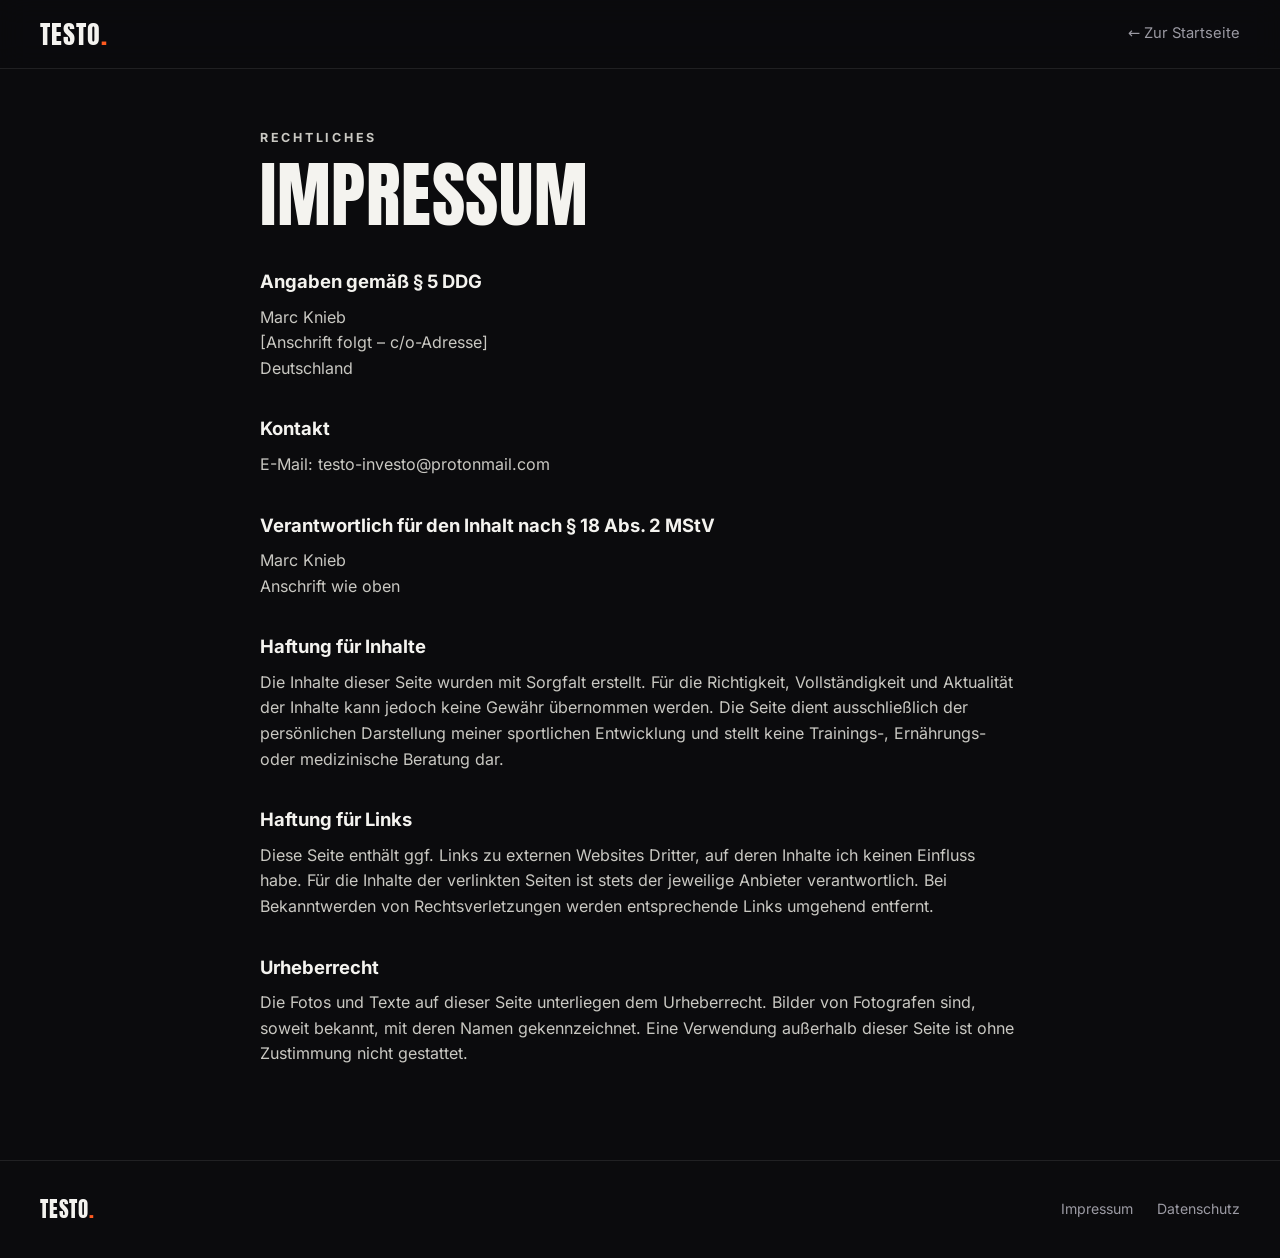
<file: impressum.html>
<!DOCTYPE html>
<html lang="de">
<head>
  <meta charset="UTF-8">
  <meta name="viewport" content="width=device-width, initial-scale=1.0">
  <title>Impressum · Testo · Iron Journey</title>
  <meta name="robots" content="noindex">
  <meta name="theme-color" content="#0b0b0d">
  <link rel="icon" href="favicon.ico" sizes="any">
  <link rel="icon" type="image/png" sizes="32x32" href="assets/icons/favicon-32.png">
  <link rel="apple-touch-icon" href="assets/icons/apple-touch-icon.png">
  <link rel="stylesheet" href="assets/fonts/fonts.css">
  <link rel="stylesheet" href="styles.css">
</head>
<body>
  <!--
    Bei Änderung von Name, Anschrift oder Kontakt hier und in datenschutz.html anpassen.
    Keine Rechtsberatung. Im Zweifel kurz anwaltlich prüfen lassen.
  -->
  <header class="nav scrolled">
    <div class="nav-inner">
      <a href="index.html" class="logo">TESTO<span>.</span></a>
      <a href="index.html" class="legal-back">← Zur Startseite</a>
    </div>
  </header>

  <main class="legal container">
    <p class="eyebrow">Rechtliches</p>
    <h1>Impressum</h1>

    <h2>Angaben gemäß § 5 DDG</h2>
    <p>
      Marc Knieb<br>
      [Anschrift folgt – c/o-Adresse]<br>
      Deutschland
    </p>

    <h2>Kontakt</h2>
    <p>E-Mail: testo-investo@protonmail.com</p>

    <h2>Verantwortlich für den Inhalt nach § 18 Abs. 2 MStV</h2>
    <p>
      Marc Knieb<br>
      Anschrift wie oben
    </p>

    <h2>Haftung für Inhalte</h2>
    <p>
      Die Inhalte dieser Seite wurden mit Sorgfalt erstellt. Für die Richtigkeit, Vollständigkeit und
      Aktualität der Inhalte kann jedoch keine Gewähr übernommen werden. Die Seite dient ausschließlich
      der persönlichen Darstellung meiner sportlichen Entwicklung und stellt keine Trainings-,
      Ernährungs- oder medizinische Beratung dar.
    </p>

    <h2>Haftung für Links</h2>
    <p>
      Diese Seite enthält ggf. Links zu externen Websites Dritter, auf deren Inhalte ich keinen Einfluss
      habe. Für die Inhalte der verlinkten Seiten ist stets der jeweilige Anbieter verantwortlich. Bei
      Bekanntwerden von Rechtsverletzungen werden entsprechende Links umgehend entfernt.
    </p>

    <h2>Urheberrecht</h2>
    <p>
      Die Fotos und Texte auf dieser Seite unterliegen dem Urheberrecht. Bilder von Fotografen sind,
      soweit bekannt, mit deren Namen gekennzeichnet. Eine Verwendung außerhalb dieser Seite ist
      ohne Zustimmung nicht gestattet.
    </p>
  </main>

  <footer class="footer">
    <div class="container footer-inner">
      <span class="logo">TESTO<span>.</span></span>
      <nav class="footer-links">
        <a href="impressum.html">Impressum</a>
        <a href="datenschutz.html">Datenschutz</a>
      </nav>
    </div>
  </footer>
</body>
</html>
</file>
<file: assets/fonts/fonts.css>
/* Lokal gehostete Schriften (Anton, Inter) – keine Verbindung zu Google nötig */
/* latin-ext */
@font-face {
  font-family: 'Anton';
  font-style: normal;
  font-weight: 400;
  font-display: swap;
  src: url(anton-latin-ext.woff2) format('woff2');
  unicode-range: U+0100-02BA, U+02BD-02C5, U+02C7-02CC, U+02CE-02D7, U+02DD-02FF, U+0304, U+0308, U+0329, U+1D00-1DBF, U+1E00-1E9F, U+1EF2-1EFF, U+2020, U+20A0-20AB, U+20AD-20C0, U+2113, U+2C60-2C7F, U+A720-A7FF;
}
/* latin */
@font-face {
  font-family: 'Anton';
  font-style: normal;
  font-weight: 400;
  font-display: swap;
  src: url(anton-latin.woff2) format('woff2');
  unicode-range: U+0000-00FF, U+0131, U+0152-0153, U+02BB-02BC, U+02C6, U+02DA, U+02DC, U+0304, U+0308, U+0329, U+2000-206F, U+20AC, U+2122, U+2191, U+2193, U+2212, U+2215, U+FEFF, U+FFFD;
}
/* latin-ext */
@font-face {
  font-family: 'Inter';
  font-style: normal;
  font-weight: 400;
  font-display: swap;
  src: url(inter-latin-ext.woff2) format('woff2');
  unicode-range: U+0100-02BA, U+02BD-02C5, U+02C7-02CC, U+02CE-02D7, U+02DD-02FF, U+0304, U+0308, U+0329, U+1D00-1DBF, U+1E00-1E9F, U+1EF2-1EFF, U+2020, U+20A0-20AB, U+20AD-20C0, U+2113, U+2C60-2C7F, U+A720-A7FF;
}
/* latin */
@font-face {
  font-family: 'Inter';
  font-style: normal;
  font-weight: 400;
  font-display: swap;
  src: url(inter-latin.woff2) format('woff2');
  unicode-range: U+0000-00FF, U+0131, U+0152-0153, U+02BB-02BC, U+02C6, U+02DA, U+02DC, U+0304, U+0308, U+0329, U+2000-206F, U+20AC, U+2122, U+2191, U+2193, U+2212, U+2215, U+FEFF, U+FFFD;
}
/* latin-ext */
@font-face {
  font-family: 'Inter';
  font-style: normal;
  font-weight: 500;
  font-display: swap;
  src: url(inter-latin-ext.woff2) format('woff2');
  unicode-range: U+0100-02BA, U+02BD-02C5, U+02C7-02CC, U+02CE-02D7, U+02DD-02FF, U+0304, U+0308, U+0329, U+1D00-1DBF, U+1E00-1E9F, U+1EF2-1EFF, U+2020, U+20A0-20AB, U+20AD-20C0, U+2113, U+2C60-2C7F, U+A720-A7FF;
}
/* latin */
@font-face {
  font-family: 'Inter';
  font-style: normal;
  font-weight: 500;
  font-display: swap;
  src: url(inter-latin.woff2) format('woff2');
  unicode-range: U+0000-00FF, U+0131, U+0152-0153, U+02BB-02BC, U+02C6, U+02DA, U+02DC, U+0304, U+0308, U+0329, U+2000-206F, U+20AC, U+2122, U+2191, U+2193, U+2212, U+2215, U+FEFF, U+FFFD;
}
/* latin-ext */
@font-face {
  font-family: 'Inter';
  font-style: normal;
  font-weight: 600;
  font-display: swap;
  src: url(inter-latin-ext.woff2) format('woff2');
  unicode-range: U+0100-02BA, U+02BD-02C5, U+02C7-02CC, U+02CE-02D7, U+02DD-02FF, U+0304, U+0308, U+0329, U+1D00-1DBF, U+1E00-1E9F, U+1EF2-1EFF, U+2020, U+20A0-20AB, U+20AD-20C0, U+2113, U+2C60-2C7F, U+A720-A7FF;
}
/* latin */
@font-face {
  font-family: 'Inter';
  font-style: normal;
  font-weight: 600;
  font-display: swap;
  src: url(inter-latin.woff2) format('woff2');
  unicode-range: U+0000-00FF, U+0131, U+0152-0153, U+02BB-02BC, U+02C6, U+02DA, U+02DC, U+0304, U+0308, U+0329, U+2000-206F, U+20AC, U+2122, U+2191, U+2193, U+2212, U+2215, U+FEFF, U+FFFD;
}
/* latin-ext */
@font-face {
  font-family: 'Inter';
  font-style: normal;
  font-weight: 700;
  font-display: swap;
  src: url(inter-latin-ext.woff2) format('woff2');
  unicode-range: U+0100-02BA, U+02BD-02C5, U+02C7-02CC, U+02CE-02D7, U+02DD-02FF, U+0304, U+0308, U+0329, U+1D00-1DBF, U+1E00-1E9F, U+1EF2-1EFF, U+2020, U+20A0-20AB, U+20AD-20C0, U+2113, U+2C60-2C7F, U+A720-A7FF;
}
/* latin */
@font-face {
  font-family: 'Inter';
  font-style: normal;
  font-weight: 700;
  font-display: swap;
  src: url(inter-latin.woff2) format('woff2');
  unicode-range: U+0000-00FF, U+0131, U+0152-0153, U+02BB-02BC, U+02C6, U+02DA, U+02DC, U+0304, U+0308, U+0329, U+2000-206F, U+20AC, U+2122, U+2191, U+2193, U+2212, U+2215, U+FEFF, U+FFFD;
}
/* latin-ext */
@font-face {
  font-family: 'Inter';
  font-style: normal;
  font-weight: 800;
  font-display: swap;
  src: url(inter-latin-ext.woff2) format('woff2');
  unicode-range: U+0100-02BA, U+02BD-02C5, U+02C7-02CC, U+02CE-02D7, U+02DD-02FF, U+0304, U+0308, U+0329, U+1D00-1DBF, U+1E00-1E9F, U+1EF2-1EFF, U+2020, U+20A0-20AB, U+20AD-20C0, U+2113, U+2C60-2C7F, U+A720-A7FF;
}
/* latin */
@font-face {
  font-family: 'Inter';
  font-style: normal;
  font-weight: 800;
  font-display: swap;
  src: url(inter-latin.woff2) format('woff2');
  unicode-range: U+0000-00FF, U+0131, U+0152-0153, U+02BB-02BC, U+02C6, U+02DA, U+02DC, U+0304, U+0308, U+0329, U+2000-206F, U+20AC, U+2122, U+2191, U+2193, U+2212, U+2215, U+FEFF, U+FFFD;
}
</file>
<file: styles.css>
:root {
  --bg: #0b0b0d;
  --bg-2: #131317;
  --card: #17171c;
  --line: rgba(255, 255, 255, 0.09);
  --text: #f4f3ef;
  --muted: #9b9aa3;
  --accent: #ff5a1f;
  --accent-2: #ffb21f;
  --grad: linear-gradient(120deg, var(--accent), var(--accent-2));
  --radius: 20px;
  --ease: cubic-bezier(0.2, 0.8, 0.2, 1);
  --display: "Anton", "Impact", sans-serif;
  --sans: "Inter", system-ui, -apple-system, "Segoe UI", sans-serif;
}

*,
*::before,
*::after {
  box-sizing: border-box;
  margin: 0;
  padding: 0;
}

html {
  overflow-x: clip;
  scroll-behavior: smooth;
  scroll-padding-top: 80px;
}

body {
  font-family: var(--sans);
  background: var(--bg);
  color: var(--text);
  line-height: 1.6;
  -webkit-font-smoothing: antialiased;
  overflow-x: clip;
}

img {
  display: block;
  max-width: 100%;
}

a {
  color: inherit;
  text-decoration: none;
}

button {
  font: inherit;
  color: inherit;
  cursor: pointer;
  background: none;
  border: 0;
}

:focus-visible {
  outline: 2px solid var(--accent-2);
  outline-offset: 3px;
}

.container {
  width: min(1200px, 100% - 2.5rem);
  margin-inline: auto;
}

.eyebrow {
  font-size: 0.78rem;
  font-weight: 700;
  letter-spacing: 0.22em;
  text-transform: uppercase;
  color: var(--accent);
}

h1,
h2 {
  font-family: var(--display);
  font-weight: 400;
  text-transform: uppercase;
  line-height: 0.95;
  letter-spacing: 0.01em;
}

/* ---------- Navigation ---------- */
.nav {
  position: fixed;
  inset: 0 0 auto;
  z-index: 50;
  transition: background 0.3s, border-color 0.3s;
  border-bottom: 1px solid transparent;
}

.nav.scrolled {
  background: rgba(11, 11, 13, 0.78);
  backdrop-filter: blur(14px) saturate(160%);
  border-color: var(--line);
}

.nav-inner {
  width: min(1200px, 100% - 2.5rem);
  margin-inline: auto;
  display: flex;
  align-items: center;
  justify-content: space-between;
  height: 68px;
}

.logo {
  font-family: var(--display);
  font-size: 1.6rem;
  letter-spacing: 0.04em;
}

.logo span {
  color: var(--accent);
}

.nav-links {
  display: flex;
  align-items: center;
  gap: 2rem;
  font-size: 0.92rem;
  font-weight: 500;
}

.nav-links a {
  color: var(--muted);
  transition: color 0.2s;
}

.nav-links a:hover {
  color: var(--text);
}

.nav-links .nav-cta {
  color: var(--bg);
  background: var(--text);
  padding: 0.5rem 1.1rem;
  border-radius: 999px;
  font-weight: 700;
}

.nav-links .nav-cta:hover {
  color: var(--bg);
  background: var(--accent-2);
}

.nav-toggle {
  display: none;
  width: 40px;
  height: 40px;
  position: relative;
}

.nav-toggle span {
  position: absolute;
  left: 9px;
  right: 9px;
  height: 2px;
  background: var(--text);
  transition: transform 0.3s var(--ease);
}

.nav-toggle span:first-child { top: 15px; }
.nav-toggle span:last-child { top: 23px; }
.nav-toggle[aria-expanded="true"] span:first-child { transform: translateY(4px) rotate(45deg); }
.nav-toggle[aria-expanded="true"] span:last-child { transform: translateY(-4px) rotate(-45deg); }

/* ---------- Buttons ---------- */
.btn {
  display: inline-flex;
  align-items: center;
  gap: 0.5rem;
  padding: 0.95rem 1.6rem;
  border-radius: 999px;
  font-weight: 700;
  font-size: 0.95rem;
  transition: transform 0.25s var(--ease), box-shadow 0.25s, background 0.25s;
}

.btn:hover {
  transform: translateY(-2px);
}

.btn-primary {
  background: var(--grad);
  color: #160800;
  box-shadow: 0 10px 30px -10px rgba(255, 90, 31, 0.7);
}

.btn-ghost {
  border: 1px solid var(--line);
  background: rgba(255, 255, 255, 0.04);
}

.btn-ghost:hover {
  background: rgba(255, 255, 255, 0.09);
}

/* ---------- Placeholder (wenn noch kein Foto da ist) ---------- */
.ph {
  width: 100%;
  height: 100%;
  display: grid;
  place-content: center;
  justify-items: center;
  gap: 0.6rem;
  text-align: center;
  color: rgba(255, 255, 255, 0.35);
  font-size: 0.8rem;
  font-weight: 600;
  letter-spacing: 0.12em;
  text-transform: uppercase;
  background:
    radial-gradient(circle at 30% 20%, rgba(255, 90, 31, 0.18), transparent 55%),
    radial-gradient(circle at 80% 90%, rgba(255, 178, 31, 0.12), transparent 50%),
    repeating-linear-gradient(135deg, #18181d 0 14px, #1c1c22 14px 28px);
}

.ph svg {
  width: 44px;
  height: 44px;
  opacity: 0.6;
}

/* ---------- Hero ---------- */
.hero {
  position: relative;
  min-height: 100svh;
  display: flex;
  flex-direction: column;
  justify-content: flex-end;
  padding: 8rem 0 2.5rem;
  isolation: isolate;
  overflow: hidden;
}

.hero-media {
  position: absolute;
  inset: 0;
  z-index: -2;
}

.hero-media img,
.hero-media .ph {
  width: 100%;
  height: 100%;
  object-fit: cover;
  object-position: center 25%;
}

.hero-media .ph span,
.hero-media .ph svg {
  display: none;
}

.hero-media::after {
  content: "";
  position: absolute;
  inset: 0;
  background:
    linear-gradient(180deg, rgba(11, 11, 13, 0.35) 0%, rgba(11, 11, 13, 0.2) 40%, var(--bg) 100%),
    linear-gradient(90deg, rgba(11, 11, 13, 0.75) 0%, transparent 70%);
}

@media (min-width: 901px) {
  .hero-media {
    left: 34%;
  }

  .hero-media img {
    object-position: 70% 30%;
  }

  .hero-media::after {
    background:
      linear-gradient(180deg, rgba(11, 11, 13, 0.45) 0%, transparent 22%, transparent 55%, var(--bg) 100%),
      linear-gradient(90deg, var(--bg) 0%, rgba(11, 11, 13, 0.55) 20%, transparent 45%);
  }
}

@media (max-width: 900px) {
  .hero-media img {
    object-position: 66% top;
  }

  .hero-media::after {
    background: linear-gradient(180deg, rgba(11, 11, 13, 0.3) 0%, rgba(11, 11, 13, 0.15) 30%, rgba(11, 11, 13, 0.85) 62%, var(--bg) 100%);
  }
}

.hero-glow {
  position: absolute;
  z-index: -1;
  width: 60vmax;
  height: 60vmax;
  right: -20vmax;
  top: -20vmax;
  background: radial-gradient(circle, rgba(255, 90, 31, 0.28), transparent 60%);
  filter: blur(20px);
  animation: float 12s ease-in-out infinite alternate;
}

@keyframes float {
  to { transform: translate(-6vmax, 8vmax) scale(1.1); }
}

.hero-title {
  font-size: clamp(4.5rem, 15vw, 12rem);
  margin: 0.6rem 0 1.2rem;
  display: flex;
  flex-direction: column;
}

.hero-title .outline {
  color: transparent;
  -webkit-text-stroke: 2px var(--text);
  font-size: 0.55em;
}

.hero-tagline {
  max-width: 34rem;
  font-size: clamp(1.05rem, 2vw, 1.3rem);
  color: #d5d4cf;
}

.hero-actions {
  display: flex;
  flex-wrap: wrap;
  gap: 0.8rem;
  margin-top: 2rem;
}

.stats {
  display: grid;
  grid-template-columns: repeat(4, 1fr);
  margin-top: 4rem;
  border: 1px solid var(--line);
  border-radius: var(--radius);
  background: rgba(19, 19, 23, 0.6);
  backdrop-filter: blur(12px);
}

.stat {
  padding: 1.5rem 1.6rem;
}

.stat + .stat {
  border-left: 1px solid var(--line);
}

.stat strong {
  display: block;
  font-family: var(--display);
  font-weight: 400;
  font-size: clamp(2rem, 4vw, 3rem);
  line-height: 1;
  background: var(--grad);
  -webkit-background-clip: text;
  background-clip: text;
  color: transparent;
}

.stat span {
  font-size: 0.85rem;
  color: var(--muted);
}

/* ---------- Marquee ---------- */
.marquee {
  overflow: hidden;
  border-block: 1px solid var(--line);
  padding: 1.1rem 0;
  background: var(--bg-2);
}

.marquee-track {
  display: flex;
  width: max-content;
  animation: marquee 30s linear infinite;
}

.marquee-track span {
  font-family: var(--display);
  font-size: 1.6rem;
  text-transform: uppercase;
  padding: 0 1.6rem;
  color: var(--muted);
}

.marquee-track span::after {
  content: "✦";
  color: var(--accent);
  margin-left: 3.2rem;
  font-size: 1rem;
  vertical-align: middle;
}

@keyframes marquee {
  to { transform: translateX(-50%); }
}

/* ---------- Spotlight (Topform) ---------- */
.spotlight {
  display: grid;
  grid-template-columns: minmax(0, 1.05fr) minmax(0, 1fr);
  gap: clamp(2rem, 6vw, 5.5rem);
  align-items: center;
  padding-top: clamp(5rem, 10vw, 8rem);
}

.spot-media {
  position: relative;
  display: block;
  width: 100%;
  aspect-ratio: 3 / 4;
  max-height: 88vh;
  border-radius: 28px;
  overflow: hidden;
  border: 1px solid rgba(255, 178, 31, 0.35);
  box-shadow: 0 40px 120px -40px rgba(255, 90, 31, 0.55);
}

.spot-media img {
  width: 100%;
  height: 100%;
  object-fit: cover;
  transition: transform 1.2s var(--ease);
}

.spot-media:hover img {
  transform: scale(1.04);
}

.spot-date {
  position: absolute;
  left: 1.2rem;
  bottom: 1.2rem;
  padding: 0.4rem 0.9rem;
  border-radius: 999px;
  background: rgba(11, 11, 13, 0.7);
  backdrop-filter: blur(8px);
  font-size: 0.8rem;
  font-weight: 700;
  letter-spacing: 0.08em;
}

.spot-value {
  font-family: var(--display);
  font-size: clamp(6rem, 16vw, 12rem);
  line-height: 0.9;
  margin: 0.6rem 0 0.4rem;
  background: var(--grad);
  -webkit-background-clip: text;
  background-clip: text;
  color: transparent;
}

.spot-value small {
  font-size: 0.32em;
  margin-left: 0.15em;
}

.spot-text h2 {
  font-size: clamp(2.2rem, 5vw, 3.6rem);
  margin-bottom: 1rem;
}

.spot-text .btn {
  margin-top: 1.8rem;
}

/* ---------- Sections ---------- */
.section {
  padding: clamp(5rem, 10vw, 8rem) 0;
}

.section-head {
  max-width: 40rem;
  margin-bottom: 3.5rem;
}

.section-head h2,
.contact h2 {
  font-size: clamp(2.8rem, 7vw, 5rem);
  margin: 0.8rem 0 1rem;
}

.section-lead {
  color: var(--muted);
  font-size: 1.08rem;
}

/* ---------- Über mich ---------- */
.about-facts {
  display: grid;
  grid-template-columns: repeat(4, 1fr);
  gap: 1rem;
  margin-bottom: 1rem;
}

.about-fact {
  padding: 1.6rem;
  border-radius: var(--radius);
  border: 1px solid var(--line);
  background: var(--card);
}

.about-fact strong {
  display: block;
  font-family: var(--display);
  font-weight: 400;
  font-size: clamp(2.4rem, 5vw, 3.6rem);
  line-height: 1;
  background: var(--grad);
  -webkit-background-clip: text;
  background-clip: text;
  color: transparent;
}

.about-fact span {
  color: var(--muted);
  font-size: 0.9rem;
}

.about-cards {
  display: grid;
  grid-template-columns: repeat(2, 1fr);
  gap: 1rem;
}

.about-card {
  padding: 2rem;
  border-radius: var(--radius);
  border: 1px solid var(--line);
  background: var(--card);
  transition: border-color 0.3s, transform 0.4s var(--ease);
}

.about-card:hover {
  border-color: rgba(255, 90, 31, 0.45);
  transform: translateY(-4px);
}

.about-card h3 {
  font-family: var(--display);
  font-weight: 400;
  text-transform: uppercase;
  font-size: clamp(1.8rem, 3.5vw, 2.4rem);
  line-height: 1.05;
  margin: 0.6rem 0 0.8rem;
}

.about-value {
  font-family: var(--display);
  font-size: clamp(2rem, 4.5vw, 3rem);
  line-height: 1.05;
  margin: 0.6rem 0 0.8rem;
  background: var(--grad);
  -webkit-background-clip: text;
  background-clip: text;
  color: transparent;
}

.about-card p:last-child {
  color: var(--muted);
}

.about-chips {
  list-style: none;
  display: flex;
  flex-wrap: wrap;
  gap: 0.5rem;
  margin-bottom: 1rem;
}

.about-chips li {
  padding: 0.35rem 0.85rem;
  border-radius: 999px;
  border: 1px solid var(--line);
  background: rgba(255, 255, 255, 0.04);
  font-size: 0.85rem;
  font-weight: 600;
}

/* ---------- Timeline ---------- */
.timeline {
  list-style: none;
  position: relative;
  display: grid;
  gap: 2.5rem;
}

.timeline::before {
  content: "";
  position: absolute;
  top: 0;
  bottom: 0;
  left: 50%;
  width: 2px;
  background: linear-gradient(var(--accent), var(--accent-2) 60%, transparent);
  opacity: 0.5;
}

.tl-item {
  position: relative;
  display: grid;
  grid-template-columns: 1fr 1fr;
  gap: 4rem;
  align-items: center;
}

.tl-item::before {
  content: "";
  position: absolute;
  left: 50%;
  top: 50%;
  width: 16px;
  height: 16px;
  border-radius: 50%;
  background: var(--bg);
  border: 3px solid var(--accent);
  transform: translate(-50%, -50%);
  box-shadow: 0 0 0 6px rgba(255, 90, 31, 0.15);
}

.tl-item:nth-child(even) .tl-text {
  order: 2;
}

.tl-item--solo:nth-child(even) .tl-text {
  grid-column: 2;
}

.tl-text {
  padding: 2rem;
  border: 1px solid var(--line);
  border-radius: var(--radius);
  background: var(--card);
  transition: border-color 0.3s, transform 0.4s var(--ease);
}

.tl-text:hover {
  border-color: rgba(255, 90, 31, 0.45);
  transform: translateY(-4px);
}

.tl-year {
  font-family: var(--display);
  font-size: 3.4rem;
  line-height: 1;
  color: transparent;
  -webkit-text-stroke: 1.5px var(--accent);
}

.tl-text h3 {
  font-size: 1.35rem;
  margin: 0.4rem 0 0.6rem;
}

.tl-text p {
  color: var(--muted);
}

.tl-media {
  aspect-ratio: 4 / 3;
  border-radius: var(--radius);
  overflow: hidden;
  border: 1px solid var(--line);
}

.tl-media img {
  width: 100%;
  height: 100%;
  object-fit: cover;
}

/* ---------- Competitions ---------- */
.comps {
  list-style: none;
  border-top: 1px solid var(--line);
}

.comp {
  display: grid;
  grid-template-columns: 4rem 6rem 1fr auto auto;
  align-items: center;
  gap: 1.5rem;
  padding: 1.6rem 0.5rem;
  border-bottom: 1px solid var(--line);
  transition: background 0.3s, padding 0.4s var(--ease);
}

.comp:hover {
  background: linear-gradient(90deg, rgba(255, 90, 31, 0.1), transparent);
  padding-left: 1.2rem;
}

.comp-no {
  font-family: var(--display);
  font-size: 2rem;
  color: transparent;
  -webkit-text-stroke: 1.5px var(--accent);
}

.comp-year {
  color: var(--muted);
  font-weight: 600;
}

.comp-name {
  font-size: 1.25rem;
}

.comp-div {
  color: var(--muted);
  font-size: 0.9rem;
}

.comp-place {
  padding: 0.35rem 0.9rem;
  border-radius: 999px;
  background: var(--grad);
  color: #160800;
  font-size: 0.8rem;
  font-weight: 800;
  letter-spacing: 0.06em;
  text-transform: uppercase;
  white-space: nowrap;
}

.comp-name { grid-column: 3; }
.comp-place { grid-column: 5; }

.comp--winner {
  background: linear-gradient(90deg, rgba(255, 178, 31, 0.12), transparent 60%);
  box-shadow: inset 3px 0 0 var(--accent-2);
}

.comp--winner .comp-place {
  background: linear-gradient(120deg, #ffe08a, #ffb21f 50%, #e8920c);
  box-shadow: 0 0 24px rgba(255, 178, 31, 0.45);
}

.comp-photos {
  grid-column: 2 / -1;
  display: grid;
  grid-template-columns: repeat(auto-fill, minmax(240px, 1fr));
  gap: 0.6rem;
  margin-top: 0.4rem;
}

.comp-photo {
  aspect-ratio: 16 / 9;
  overflow: hidden;
  border-radius: 12px;
  border: 1px solid var(--line);
}

.comp-photos--portraits {
  grid-template-columns: repeat(auto-fill, minmax(170px, 1fr));
}

.comp-photos--portraits .comp-photo {
  aspect-ratio: 3 / 4;
}

.comp-photo {
  position: relative;
}

.comp-more {
  position: absolute;
  inset: 0;
  display: grid;
  place-items: center;
  background: rgba(11, 11, 13, 0.62);
  font-family: var(--display);
  font-size: clamp(2rem, 4vw, 2.8rem);
  color: var(--text);
  transition: background 0.3s;
}

.comp-photo:hover .comp-more {
  background: rgba(11, 11, 13, 0.45);
}

.comp-photo img {
  width: 100%;
  height: 100%;
  object-fit: cover;
  transition: transform 0.6s var(--ease);
}

.comp-photo:hover img {
  transform: scale(1.05);
}

/* ---------- Shootings ---------- */
.shoot + .shoot {
  margin-top: 5rem;
}

.shoot-head {
  display: flex;
  align-items: center;
  gap: 1.5rem;
  margin-bottom: 1.5rem;
}

.shoot-year {
  font-family: var(--display);
  font-size: clamp(3.5rem, 8vw, 5.5rem);
  line-height: 1;
  color: transparent;
  -webkit-text-stroke: 1.5px var(--accent);
}

.shoot-head h3 {
  font-size: 1.35rem;
}

.shoot-head p {
  color: var(--muted);
  max-width: 36rem;
}

.collage {
  display: grid;
  grid-template-columns: repeat(4, 1fr);
  grid-template-rows: 230px 230px 300px;
  gap: 0.8rem;
}

.c-item {
  position: relative;
  overflow: hidden;
  border-radius: 16px;
  border: 1px solid var(--line);
  background: var(--card);
}

.c-item:nth-child(5n + 1) { grid-column: 1 / 3; grid-row: span 2; }
.c-item:nth-child(5n + 2),
.c-item:nth-child(5n + 3) { grid-row: span 2; }
.c-item:nth-child(5n + 4),
.c-item:nth-child(5n + 5) { grid-column: span 2; }

.collage--portraits {
  grid-template-rows: none;
  grid-template-columns: repeat(auto-fit, minmax(200px, 1fr));
}

.collage--portraits .c-item:nth-child(n) {
  grid-column: auto;
  grid-row: auto;
  aspect-ratio: 2 / 3;
}

.c-item img {
  width: 100%;
  height: 100%;
  object-fit: cover;
  transition: transform 0.8s var(--ease), filter 0.5s;
  filter: saturate(0.92);
}

.c-item:hover img {
  transform: scale(1.06);
  filter: saturate(1.08);
}

.c-cap {
  position: absolute;
  inset: auto 0 0;
  padding: 2.5rem 1rem 0.9rem;
  background: linear-gradient(transparent, rgba(0, 0, 0, 0.8));
  font-size: 0.9rem;
  font-weight: 600;
  text-align: left;
  opacity: 0;
  transform: translateY(8px);
  transition: opacity 0.35s, transform 0.35s var(--ease);
}

.c-item:hover .c-cap,
.c-item:focus-visible .c-cap {
  opacity: 1;
  transform: none;
}

@media (max-width: 720px) {
  .shoot-head {
    align-items: flex-start;
    flex-direction: column;
    gap: 0.5rem;
  }

  .collage {
    grid-template-columns: 1fr 1fr;
    grid-template-rows: none;
    gap: 0.5rem;
  }

  .c-item:nth-child(n) {
    grid-column: span 2;
    grid-row: auto;
    aspect-ratio: 4 / 3;
  }

  .c-item:nth-child(5n + 2),
  .c-item:nth-child(5n + 3) {
    grid-column: span 1;
    aspect-ratio: 3 / 4;
  }

  .collage--portraits .c-item:nth-child(n) {
    grid-column: span 1;
    aspect-ratio: 2 / 3;
  }

  .c-cap {
    opacity: 1;
    transform: none;
    font-size: 0.8rem;
    padding: 1.8rem 0.7rem 0.6rem;
  }
}

/* ---------- Before / After ---------- */
.compare {
  --pos: 50%;
  position: relative;
  aspect-ratio: 4 / 3;
  width: min(100%, 1000px);
  max-height: 85vh;
  margin-inline: auto;
  border-radius: var(--radius);
  overflow: hidden;
  border: 1px solid var(--line);
  user-select: none;
}

.compares {
  display: grid;
  gap: 4rem;
}

.compare-block {
  display: grid;
  gap: 1rem;
  justify-items: center;
}

.compare-title {
  font-family: var(--display);
  font-size: clamp(1.6rem, 3.5vw, 2.4rem);
  text-transform: uppercase;
  letter-spacing: 0.02em;
}

.compare--portrait {
  aspect-ratio: 3 / 4;
  width: min(100%, 620px, 62vh);
}

.compare-layer {
  position: absolute;
  inset: 0;
}

.compare-layer img {
  width: 100%;
  height: 100%;
  object-fit: cover;
}

.compare-before {
  clip-path: inset(0 calc(100% - var(--pos)) 0 0);
}

.compare-before .ph {
  background:
    radial-gradient(circle at 30% 40%, rgba(120, 120, 140, 0.18), transparent 60%),
    repeating-linear-gradient(135deg, #141418 0 14px, #18181d 14px 28px);
}

.compare-label {
  position: absolute;
  bottom: 1.2rem;
  padding: 0.4rem 0.9rem;
  border-radius: 999px;
  font-size: 0.8rem;
  font-weight: 700;
  letter-spacing: 0.1em;
  text-transform: uppercase;
  background: rgba(11, 11, 13, 0.7);
  backdrop-filter: blur(8px);
}

.compare-before .compare-label { left: 1.2rem; }
.compare-after .compare-label { right: 1.2rem; color: var(--accent-2); }

.compare-handle {
  position: absolute;
  top: 0;
  bottom: 0;
  left: var(--pos);
  width: 2px;
  background: var(--text);
  transform: translateX(-50%);
  pointer-events: none;
}

.compare-handle span {
  position: absolute;
  top: 50%;
  left: 50%;
  width: 52px;
  height: 52px;
  display: grid;
  place-items: center;
  border-radius: 50%;
  background: var(--text);
  color: var(--bg);
  font-weight: 800;
  transform: translate(-50%, -50%);
  box-shadow: 0 8px 30px rgba(0, 0, 0, 0.5);
}

.compare-range {
  position: absolute;
  inset: 0;
  width: 100%;
  height: 100%;
  opacity: 0;
  cursor: ew-resize;
  margin: 0;
}

.compare:has(.compare-range:focus-visible) .compare-handle span {
  outline: 2px solid var(--accent-2);
  outline-offset: 3px;
}

/* ---------- Gallery ---------- */
.filters {
  display: flex;
  flex-wrap: wrap;
  gap: 0.5rem;
  margin-bottom: 2rem;
}

.chip {
  padding: 0.5rem 1.1rem;
  border-radius: 999px;
  border: 1px solid var(--line);
  font-size: 0.88rem;
  font-weight: 600;
  color: var(--muted);
  transition: all 0.2s;
}

.chip:hover {
  color: var(--text);
  border-color: rgba(255, 255, 255, 0.25);
}

.chip[aria-pressed="true"] {
  background: var(--text);
  color: var(--bg);
  border-color: var(--text);
}

.gallery {
  display: grid;
  grid-template-columns: repeat(auto-fill, minmax(240px, 1fr));
  gap: 1rem;
}

.g-item {
  position: relative;
  aspect-ratio: 3 / 4;
  border-radius: 16px;
  overflow: hidden;
  border: 1px solid var(--line);
  text-align: left;
  animation: pop 0.5s var(--ease) both;
}

.g-item:first-child {
  grid-column: span 2;
  grid-row: span 2;
  aspect-ratio: auto;
}

.g-item > img,
.g-item > .ph {
  position: absolute;
  inset: 0;
}

@keyframes pop {
  from { opacity: 0; transform: translateY(16px) scale(0.98); }
}

.g-item img,
.g-item .ph {
  width: 100%;
  height: 100%;
  object-fit: cover;
  transition: transform 0.6s var(--ease);
}

.g-item:hover img,
.g-item:hover .ph {
  transform: scale(1.05);
}

.g-meta {
  position: absolute;
  inset: auto 0 0;
  padding: 2.5rem 1rem 1rem;
  background: linear-gradient(transparent, rgba(0, 0, 0, 0.85));
  display: flex;
  justify-content: space-between;
  align-items: flex-end;
  gap: 0.5rem;
}

.g-meta strong {
  display: block;
  font-size: 0.98rem;
}

.g-meta small {
  color: #c7c6c0;
  font-size: 0.8rem;
}

.g-tag {
  font-size: 0.7rem;
  font-weight: 700;
  letter-spacing: 0.08em;
  text-transform: uppercase;
  padding: 0.25rem 0.6rem;
  border-radius: 999px;
  background: rgba(255, 255, 255, 0.12);
  backdrop-filter: blur(6px);
  white-space: nowrap;
}

.g-new {
  position: absolute;
  top: 1rem;
  left: 1rem;
  padding: 0.3rem 0.75rem;
  border-radius: 999px;
  background: var(--grad);
  color: #160800;
  font-size: 0.72rem;
  font-weight: 800;
  letter-spacing: 0.1em;
  text-transform: uppercase;
}

.gallery-more {
  display: flex;
  justify-content: center;
  margin-top: 2rem;
}

.gallery-more .btn[hidden] {
  display: none;
}

/* ---------- Lifts ---------- */
.lifts {
  display: grid;
  grid-template-columns: repeat(auto-fit, minmax(220px, 1fr));
  gap: 1rem;
}

.lift {
  padding: 2rem;
  border-radius: var(--radius);
  background: var(--card);
  border: 1px solid var(--line);
}

.lift h3 {
  font-size: 1rem;
  font-weight: 600;
  color: var(--muted);
}

.lift-now {
  font-family: var(--display);
  font-size: 4rem;
  line-height: 1.1;
}

.lift-now small {
  font-size: 1.4rem;
  color: var(--muted);
  margin-left: 0.25rem;
}

.lift-bar {
  height: 8px;
  border-radius: 99px;
  background: rgba(255, 255, 255, 0.07);
  margin: 1.2rem 0 0.8rem;
  overflow: hidden;
}

.lift-bar i {
  display: block;
  height: 100%;
  width: 0;
  border-radius: inherit;
  background: var(--grad);
  transition: width 1.4s var(--ease);
}

.lift.in .lift-bar i {
  width: var(--w);
}

.lift-delta {
  display: flex;
  justify-content: space-between;
  font-size: 0.85rem;
  color: var(--muted);
}

.lift-delta b {
  color: var(--accent-2);
}

/* ---------- Contact ---------- */
.contact {
  text-align: center;
  border-radius: 32px;
  border: 1px solid var(--line);
  background:
    radial-gradient(ellipse at 50% 0%, rgba(255, 90, 31, 0.22), transparent 60%),
    var(--bg-2);
  padding-inline: 1.5rem;
  margin-bottom: 5rem;
}

.contact .section-lead {
  max-width: 32rem;
  margin-inline: auto;
}

.contact-links {
  display: flex;
  justify-content: center;
  flex-wrap: wrap;
  gap: 0.8rem;
  margin-top: 2rem;
}

/* ---------- Footer ---------- */
.footer {
  border-top: 1px solid var(--line);
  padding: 2rem 0;
  color: var(--muted);
  font-size: 0.88rem;
}

.footer-inner {
  display: flex;
  justify-content: space-between;
  align-items: center;
  gap: 1rem;
  flex-wrap: wrap;
}

.footer-links {
  display: flex;
  gap: 1.5rem;
  flex-wrap: wrap;
}

.footer-links a:hover {
  color: var(--text);
}

.footer .logo {
  color: var(--text);
  font-size: 1.3rem;
}

/* ---------- Lightbox ---------- */
.lightbox {
  width: 100vw;
  height: 100vh;
  max-width: none;
  max-height: none;
  border: 0;
  background: rgba(5, 5, 7, 0.94);
  color: var(--text);
  display: none;
  align-items: center;
  justify-content: center;
}

.lightbox[open] {
  display: flex;
}

.lightbox::backdrop {
  background: rgba(0, 0, 0, 0.6);
}

.lightbox figure {
  display: grid;
  gap: 1rem;
  justify-items: center;
  max-width: min(1000px, 86vw);
}

.lb-media {
  width: min(1000px, 86vw);
  height: 78vh;
  display: grid;
  place-items: center;
}

.lb-media img {
  max-width: min(1000px, 86vw);
  max-height: 78vh;
  object-fit: contain;
  border-radius: 12px;
}

.lb-media .ph {
  border-radius: 12px;
  max-width: 560px;
}

.lightbox figcaption {
  color: var(--muted);
  font-size: 0.95rem;
}

.lightbox figcaption strong {
  color: var(--text);
}

.lb-close,
.lb-nav {
  position: absolute;
  width: 48px;
  height: 48px;
  border-radius: 50%;
  background: rgba(255, 255, 255, 0.08);
  font-size: 1.5rem;
  line-height: 1;
  transition: background 0.2s;
}

.lb-close:hover,
.lb-nav:hover {
  background: rgba(255, 255, 255, 0.18);
}

.lb-close { top: 1.2rem; right: 1.2rem; font-size: 1.1rem; }
.lb-prev { left: 1.2rem; top: 50%; transform: translateY(-50%); }
.lb-next { right: 1.2rem; top: 50%; transform: translateY(-50%); }

/* ---------- Hero: sofort sichtbar, nur weich eingeblendet ---------- */
.hero-in {
  animation: hero-in 0.8s var(--ease) both;
}

.hero-title.hero-in { animation-delay: 0.05s; }
.hero-tagline.hero-in { animation-delay: 0.1s; }
.hero-actions.hero-in { animation-delay: 0.15s; }

@keyframes hero-in {
  from { opacity: 0.01; transform: translateY(16px); }
}

/* Nur für Screenreader sichtbar */
.sr-only {
  position: absolute;
  width: 1px;
  height: 1px;
  margin: -1px;
  padding: 0;
  overflow: hidden;
  clip: rect(0 0 0 0);
  white-space: nowrap;
  border: 0;
}

/* ---------- Reveal ---------- */
.reveal {
  opacity: 0;
  transform: translateY(28px);
  transition: opacity 0.9s var(--ease), transform 0.9s var(--ease);
}

.reveal.in {
  opacity: 1;
  transform: none;
}

/* ---------- Responsive ---------- */
@media (max-width: 900px) {
  .about-facts {
    grid-template-columns: repeat(2, 1fr);
  }

  .about-cards {
    grid-template-columns: 1fr;
  }

  .spotlight {
    grid-template-columns: 1fr;
  }

  .spot-media {
    max-height: none;
  }

  .stats {
    grid-template-columns: repeat(2, 1fr);
  }

  .stat:nth-child(3) {
    border-left: 0;
  }

  .stat:nth-child(n + 3) {
    border-top: 1px solid var(--line);
  }

  .timeline::before {
    left: 7px;
  }

  .tl-item {
    grid-template-columns: 1fr;
    gap: 1rem;
    padding-left: 2.2rem;
  }

  .tl-item::before {
    left: 8px;
    top: 2.6rem;
  }

  .tl-item:nth-child(even) .tl-text {
    order: 0;
  }

  .tl-item--solo:nth-child(even) .tl-text {
    grid-column: auto;
  }

  .lifts {
    grid-template-columns: repeat(2, 1fr);
  }

  .comp {
    grid-template-columns: 3rem minmax(0, 1fr) auto;
    gap: 0.2rem 1rem;
  }

  .comp-no { grid-row: span 2; }
  .comp-year { grid-column: 2; grid-row: 2; font-size: 0.85rem; }
  .comp-name { grid-column: 2; grid-row: 1; font-size: 1.05rem; overflow-wrap: anywhere; hyphens: auto; }
  .comp-div { grid-column: 2; grid-row: 3; font-size: 0.85rem; }
  .comp-photos,
  .comp-photos--portraits { grid-column: 1 / -1; grid-template-columns: repeat(3, minmax(0, 1fr)); gap: 0.4rem; margin-top: 0.8rem; }
  .comp-photos .comp-photo,
  .comp-photos--portraits .comp-photo { aspect-ratio: 1 / 1; border-radius: 10px; }
  .comp-place { grid-column: 3; grid-row: 1 / span 2; }

  .compare {
    aspect-ratio: 3 / 4;
  }
}

/* Klapp-Menü schon ab Tablet-Breite, damit die Navigation nie umbricht */
@media (max-width: 960px) {
  .nav-toggle {
    display: block;
  }

  .nav-links {
    position: fixed;
    inset: 68px 0 auto;
    flex-direction: column;
    align-items: stretch;
    gap: 0;
    padding: 0.5rem 1.25rem 1.5rem;
    background: rgba(11, 11, 13, 0.97);
    border-bottom: 1px solid var(--line);
    transform: translateY(-120%);
    transition: transform 0.4s var(--ease);
  }

  .nav-links.open {
    transform: none;
  }

  .nav-links a {
    padding: 0.9rem 0;
    border-bottom: 1px solid var(--line);
    font-size: 1.05rem;
  }

  .nav-links .nav-cta {
    margin-top: 1rem;
    text-align: center;
    border: 0;
  }
}

@media (max-width: 720px) {
  .gallery {
    grid-template-columns: repeat(2, 1fr);
    gap: 0.6rem;
  }

  .g-meta {
    padding: 1.6rem 0.6rem 0.55rem;
    flex-direction: column;
    align-items: flex-start;
    line-height: 1.3;
  }

  .g-meta strong {
    font-size: 0.8rem;
  }

  .g-meta small {
    font-size: 0.72rem;
  }

  .g-tag {
    display: none;
  }

  .lb-nav {
    top: auto;
    bottom: 1.2rem;
    transform: none;
  }

  .lb-media {
    height: 70vh;
  }

  .lb-media img {
    max-height: 70vh;
  }

  .stat {
    padding: 1.2rem;
  }

  .lifts {
    grid-template-columns: 1fr;
  }
}

@media (prefers-reduced-motion: reduce) {
  *,
  *::before,
  *::after {
    animation: none !important;
    transition: none !important;
  }

  html {
    scroll-behavior: auto;
  }

  .reveal {
    opacity: 1;
    transform: none;
  }
}

/* ---------- Rechtliche Seiten ---------- */
.legal {
  max-width: 760px;
  padding: 8rem 0 5rem;
}

.legal h1 {
  font-size: clamp(2.6rem, 8vw, 4.5rem);
  margin: 0.8rem 0 2.5rem;
  hyphens: manual;
}

.legal h2 {
  font-family: var(--sans);
  font-size: 1.15rem;
  font-weight: 700;
  text-transform: none;
  letter-spacing: 0;
  line-height: 1.4;
  margin: 2.2rem 0 0.6rem;
}

.legal p {
  color: #c9c8c2;
  margin-bottom: 0.8rem;
}

.legal a {
  color: var(--accent-2);
  text-decoration: underline;
  text-underline-offset: 3px;
}

.legal-date {
  margin-top: 2.5rem;
  font-size: 0.9rem;
}

.legal-back {
  font-size: 0.92rem;
  color: var(--muted);
  transition: color 0.2s;
}

.legal-back:hover {
  color: var(--text);
}

/* ---------- 404-Seite ---------- */
.notfound {
  min-height: calc(100svh - 90px);
  display: flex;
  flex-direction: column;
  justify-content: center;
  padding: 8rem 0 4rem;
}

.notfound h1 {
  font-size: clamp(3.2rem, 11vw, 8rem);
  margin: 0.8rem 0 1.2rem;
}

.notfound .section-lead {
  max-width: 34rem;
}
</file>
